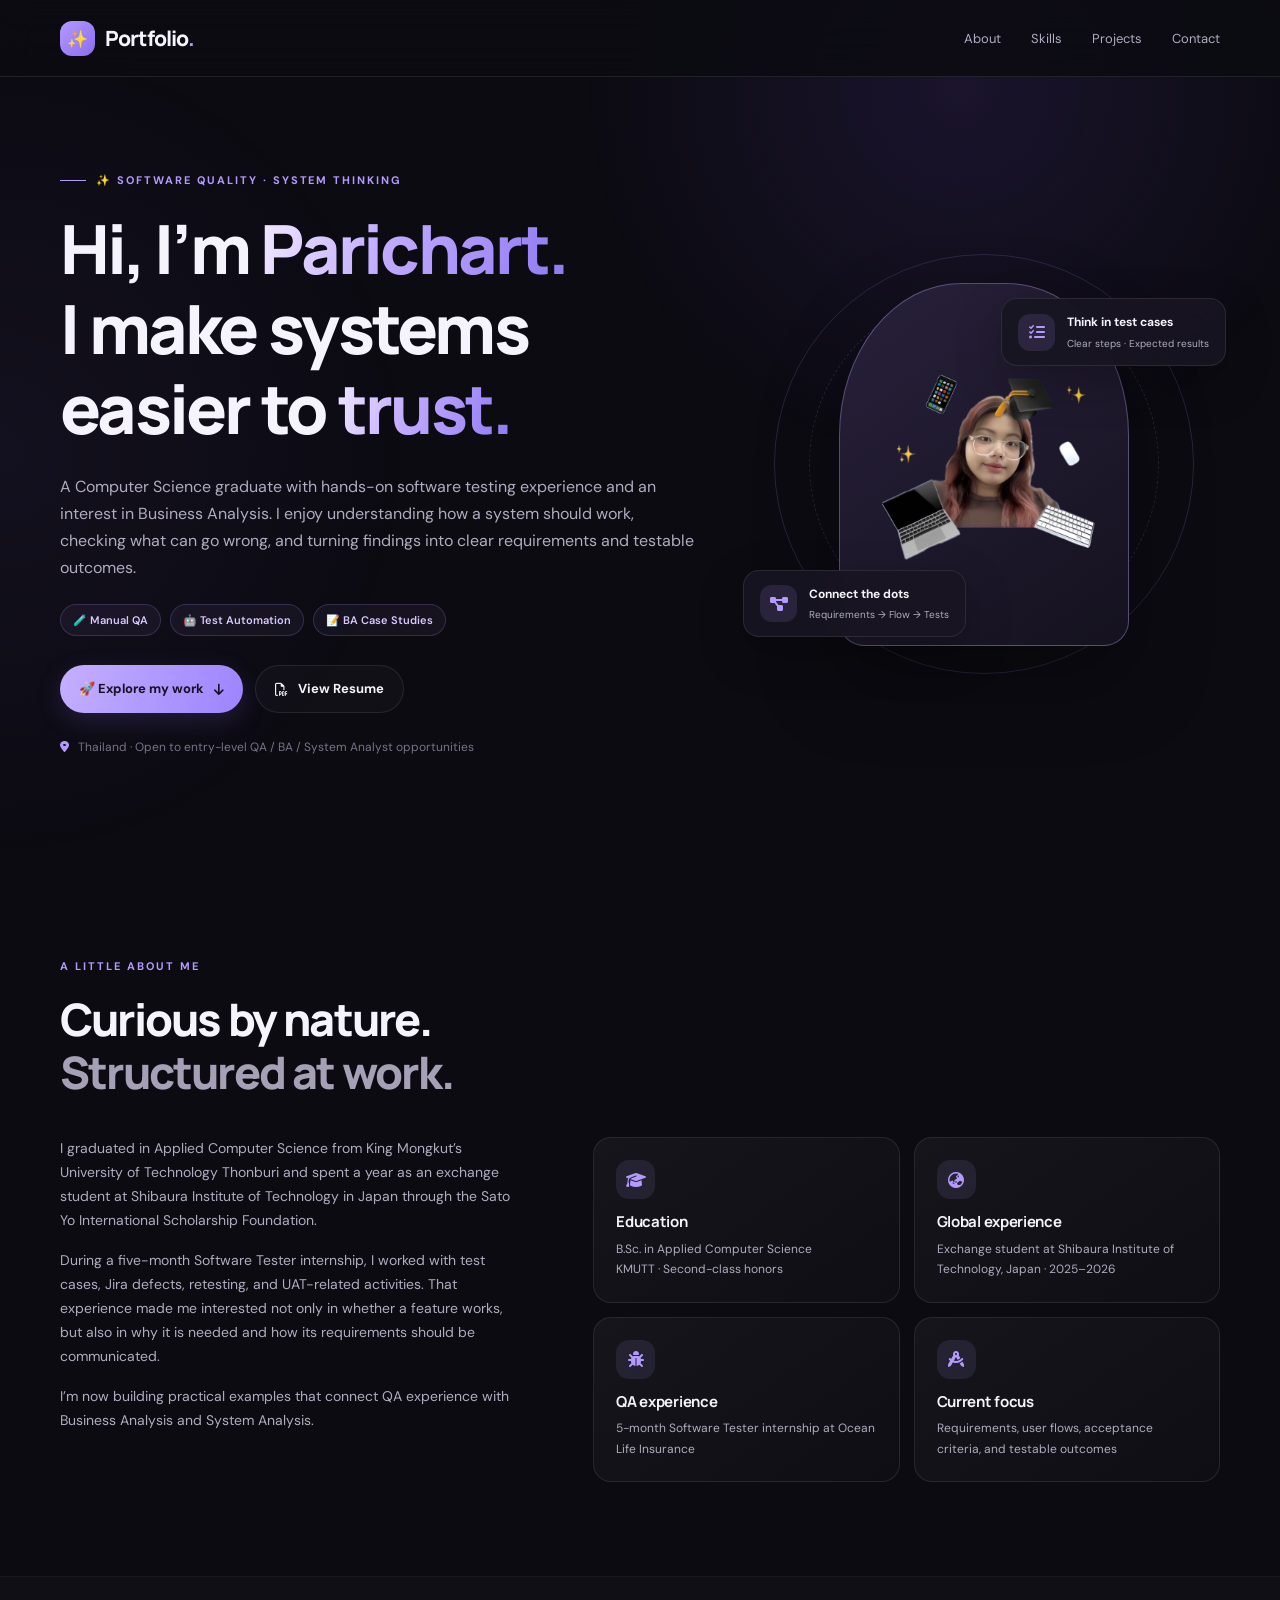
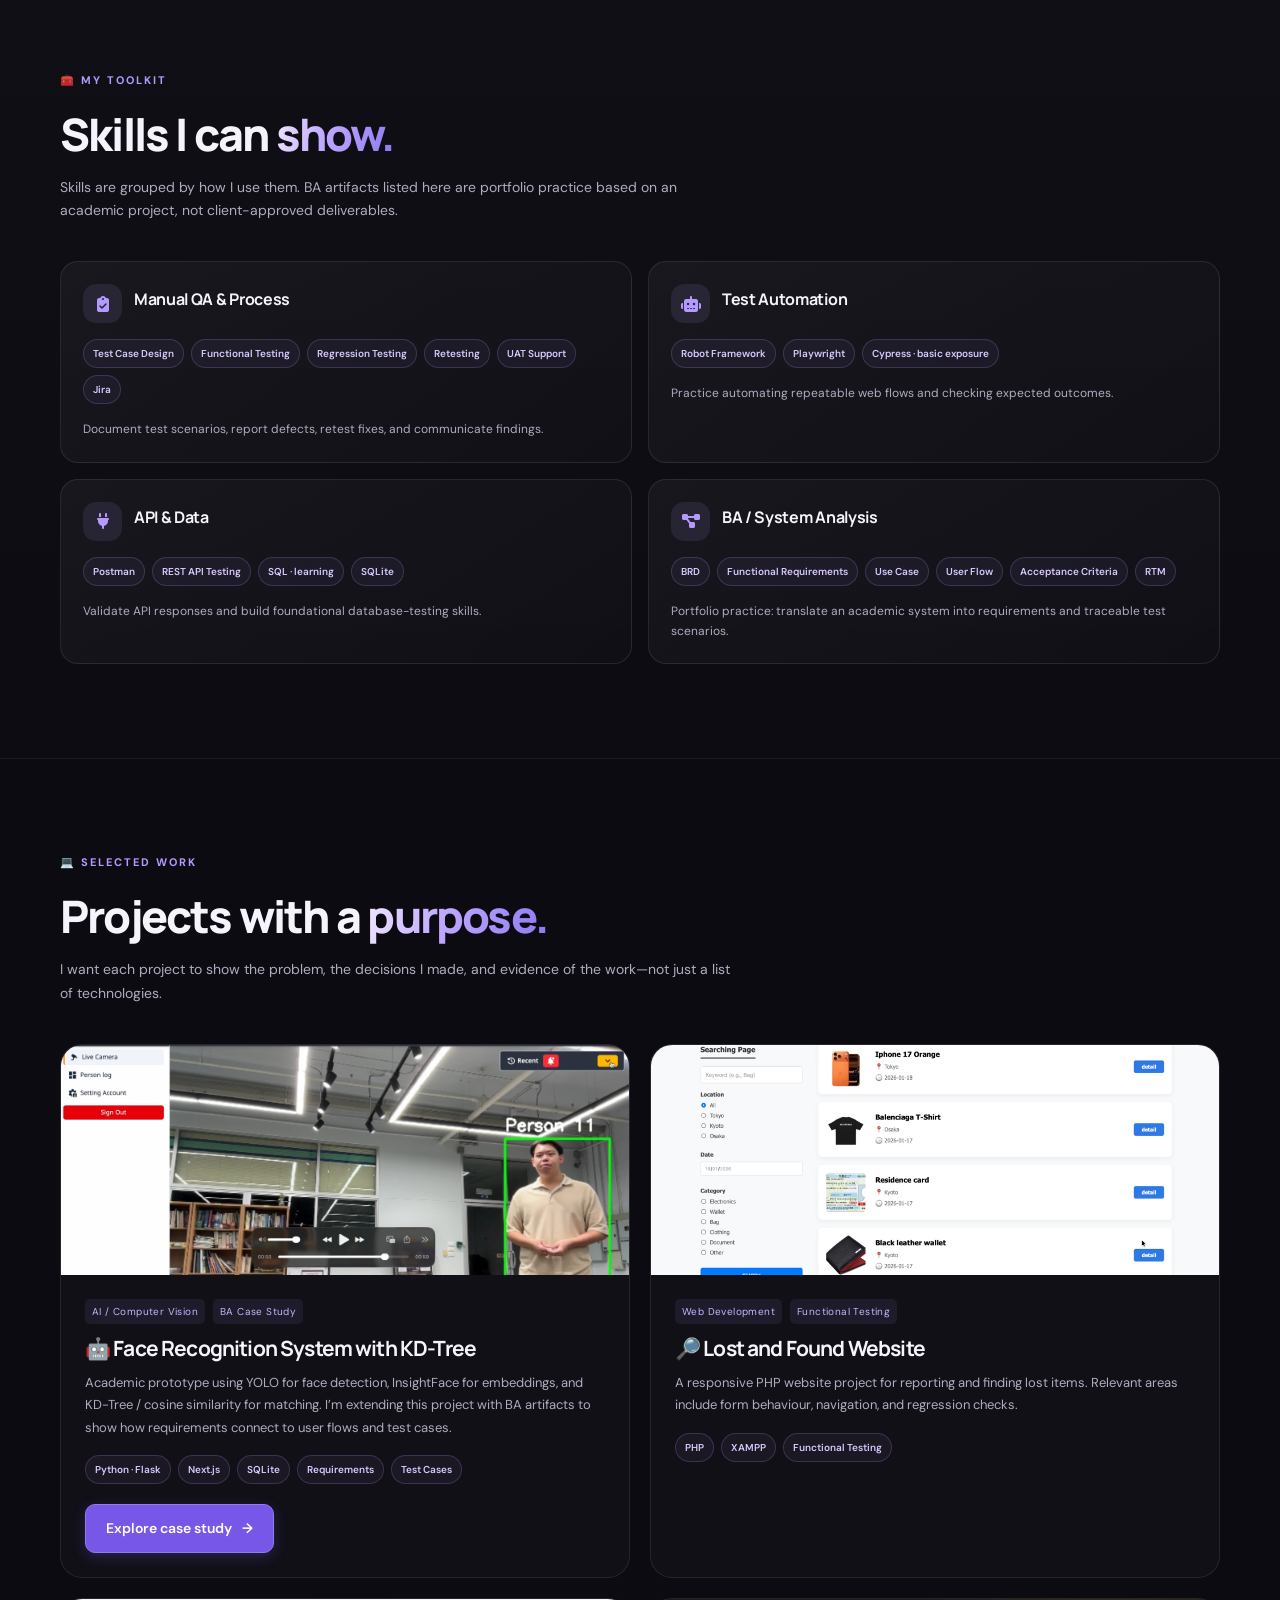
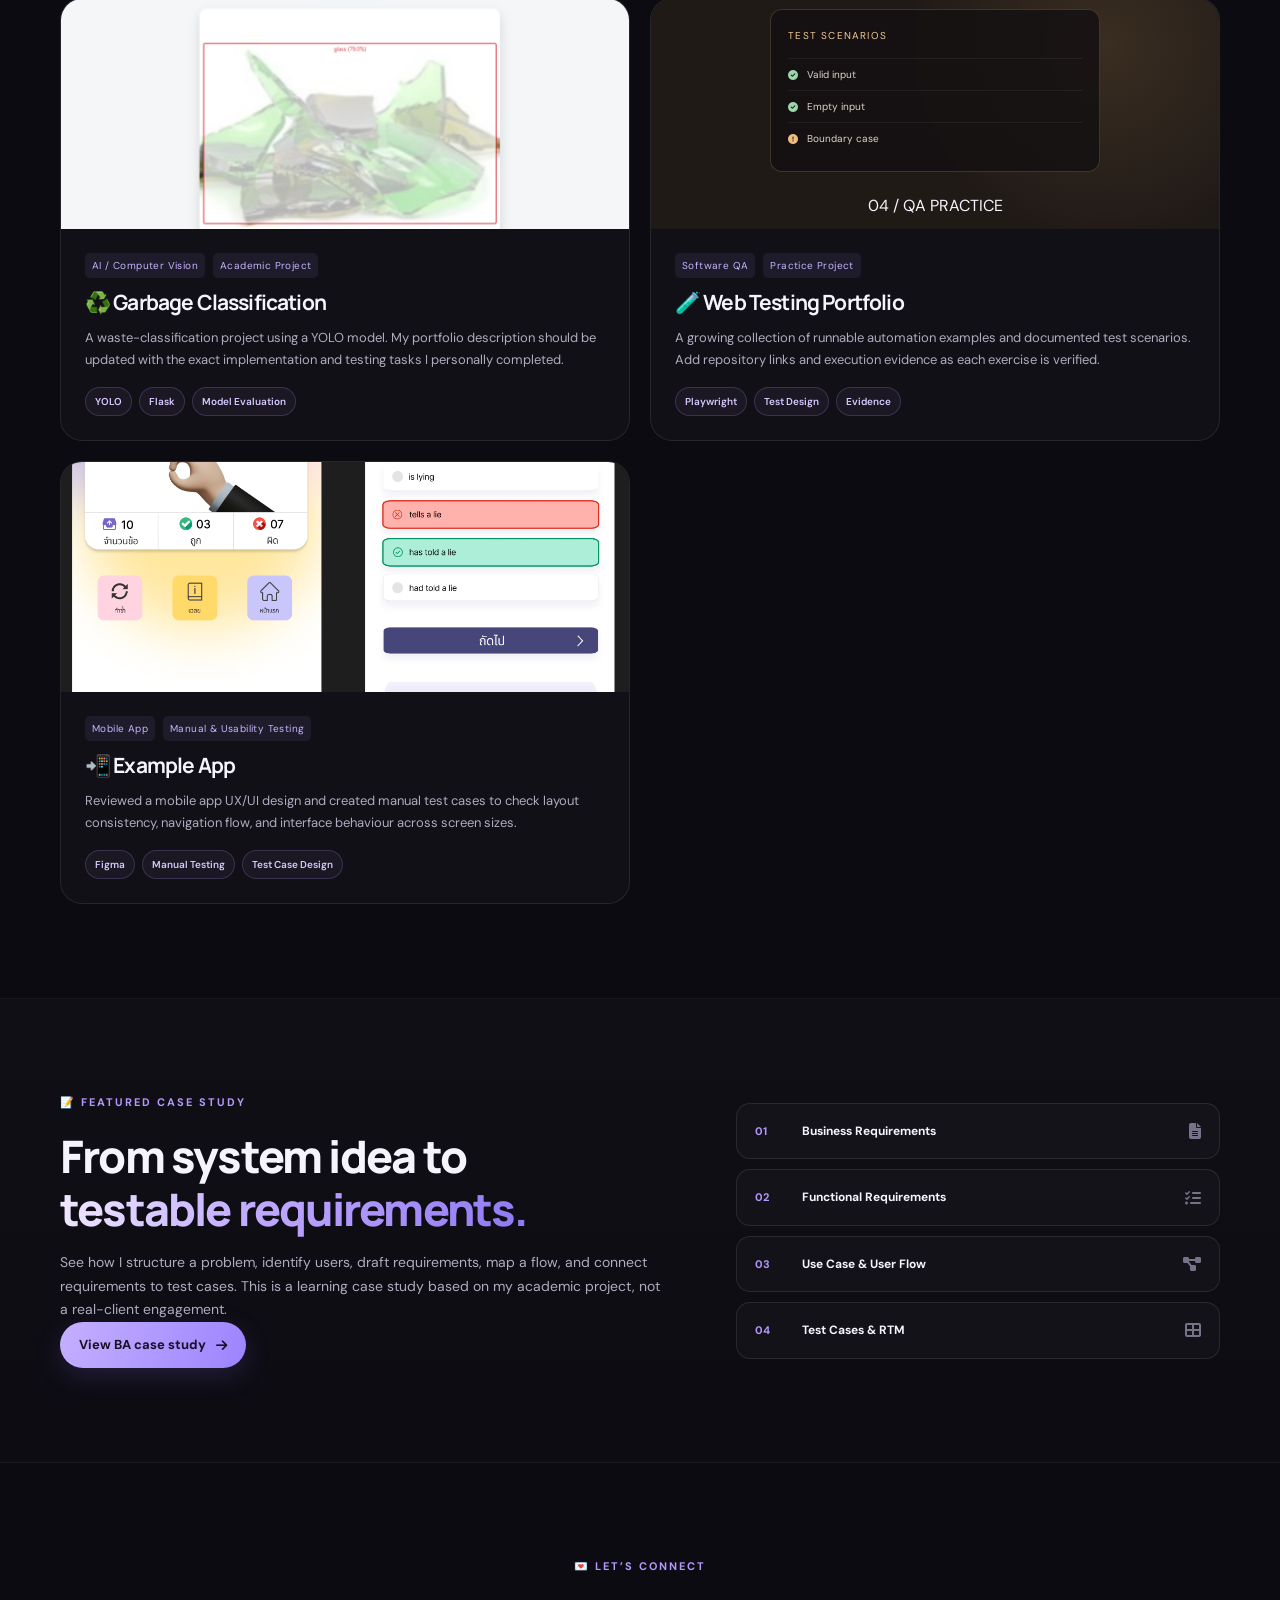
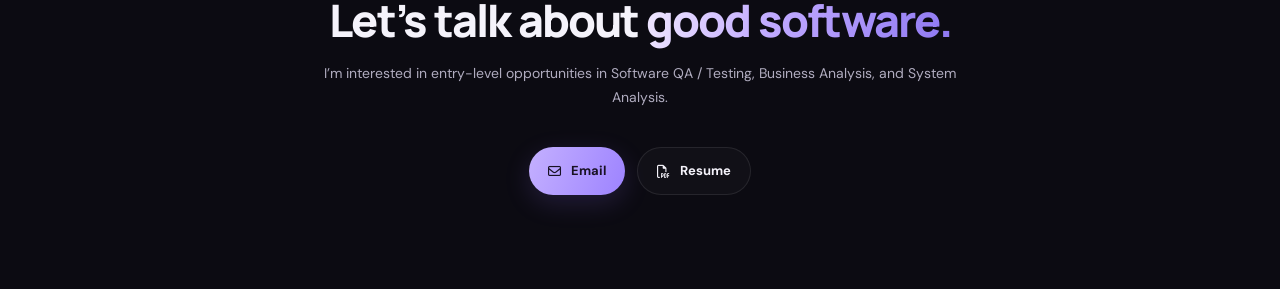
<file: index.html>
<!DOCTYPE html>
<html lang="en">
  <head>
    <meta charset="UTF-8" />
    <meta name="viewport" content="width=device-width, initial-scale=1" />
    <meta
      name="description"
      content="Parichart Saeyhoong — Software QA, test automation, and Business Analysis case studies."
    />
    <title>Parichart Saeyhoong | Portfolio</title>
    <link rel="preconnect" href="https://fonts.googleapis.com" />
    <link rel="preconnect" href="https://fonts.gstatic.com" crossorigin />
    <link
      href="https://fonts.googleapis.com/css2?family=DM+Sans:wght@400;500;600;700&family=Manrope:wght@400;500;600;700;800&display=swap"
      rel="stylesheet"
    />
    <link rel="stylesheet" href="style.css" />
    <link
      rel="stylesheet"
      href="https://cdnjs.cloudflare.com/ajax/libs/font-awesome/6.5.1/css/all.min.css"
    />
  </head>
  <body>
    <header class="site-header">
      <nav class="nav wrap" aria-label="Main navigation">
        <a class="brand" href="#home" aria-label="portfolio home"
          ><span class="brand-mark">✨</span
          ><span>Portfolio<span class="brand-dot">.</span></span></a
        >
        <button
          class="menu-toggle"
          aria-label="Toggle navigation"
          aria-expanded="false"
        >
          <i class="fa-solid fa-bars"></i>
        </button>
        <ul class="nav-links">
          <li>
            <a href="#about">About</a>
          </li>
          <li><a href="#skills">Skills</a></li>
          <li><a href="#projects">Projects</a></li>
          <li><a href="#contact">Contact</a></li>
        </ul>
      </nav>
    </header>
    <main>
      <section class="hero wrap" id="home">
        <div class="hero-copy">
          <p class="eyebrow">
            <span class="eyebrow-line"></span> ✨ SOFTWARE QUALITY · SYSTEM
            THINKING
          </p>
          <h1>
            Hi, I’m <span class="gradient-text">Parichart.</span><br />
            I make systems easier to <span class="gradient-text">trust.</span>
          </h1>
          <p class="hero-lead">
            A Computer Science graduate with hands-on software testing
            experience and an interest in Business Analysis. I enjoy
            understanding how a system should work, checking what can go wrong,
            and turning findings into clear requirements and testable outcomes.
          </p>
          <div class="hero-tags">
            <span>🧪 Manual QA</span><span>🤖 Test Automation</span
            ><span>📝 BA Case Studies</span>
          </div>
          <div class="hero-actions">
            <a class="btn btn-primary" href="#projects"
              >🚀 Explore my work <i class="fa-solid fa-arrow-down"></i
            ></a>
            <a
              class="btn btn-ghost"
              href="resume.pdf"
              target="_blank"
              rel="noopener"
              ><i class="fa-regular fa-file-pdf"></i>View Resume</a
            >
          </div>
          <p class="hero-note">
            <i class="fa-solid fa-location-dot"></i> Thailand · Open to
            entry-level QA / BA / System Analyst opportunities
          </p>
        </div>
        <div class="hero-visual">
          <div class="visual-orbit orbit-one"></div>
          <div class="visual-orbit orbit-two"></div>
          <div class="profile-frame">
            <img
              src="images/photo.png"
              alt="Portrait of Parichart Saeyhoong"
              onerror="this.style.display='none';this.parentElement.classList.add('no-photo')"
            />
            <div class="fallback-initials">
              📸<small>Add your photo here</small>
            </div>
          </div>
          <div class="float-card float-card-top">
            <span class="float-icon"
              ><i class="fa-solid fa-list-check"></i></span
            ><span
              ><b>Think in test cases</b
              ><small>Clear steps · Expected results</small></span
            >
          </div>
          <div class="float-card float-card-bottom">
            <span class="float-icon"
              ><i class="fa-solid fa-diagram-project"></i></span
            ><span
              ><b>Connect the dots</b
              ><small>Requirements → Flow → Tests</small></span
            >
          </div>
        </div>
      </section>

      <section class="section wrap" id="about">
        <div class="section-heading">
          <p class="eyebrow">A LITTLE ABOUT ME</p>
          <h2>
            Curious by nature.<br /><span class="muted-heading"
              >Structured at work.</span
            >
          </h2>
        </div>
        <div class="about-layout">
          <div class="about-copy">
            <p>
              I graduated in Applied Computer Science from King Mongkut’s
              University of Technology Thonburi and spent a year as an exchange
              student at Shibaura Institute of Technology in Japan through the
              Sato Yo International Scholarship Foundation.
            </p>
            <p>
              During a five-month Software Tester internship, I worked with test
              cases, Jira defects, retesting, and UAT-related activities. That
              experience made me interested not only in whether a feature works,
              but also in why it is needed and how its requirements should be
              communicated.
            </p>
            <p>
              I’m now building practical examples that connect QA experience
              with Business Analysis and System Analysis.
            </p>
          </div>
          <div class="fact-grid">
            <article class="fact-card">
              <span class="fact-icon"
                ><i class="fa-solid fa-graduation-cap"></i
              ></span>
              <h3>Education</h3>
              <p>
                B.Sc. in Applied Computer Science<br />KMUTT · Second-class
                honors
              </p>
            </article>
            <article class="fact-card">
              <span class="fact-icon"
                ><i class="fa-solid fa-globe-asia"></i
              ></span>
              <h3>Global experience</h3>
              <p>
                Exchange student at Shibaura Institute of Technology, Japan ·
                2025–2026
              </p>
            </article>
            <article class="fact-card">
              <span class="fact-icon"><i class="fa-solid fa-bug"></i></span>
              <h3>QA experience</h3>
              <p>5-month Software Tester internship at Ocean Life Insurance</p>
            </article>
            <article class="fact-card">
              <span class="fact-icon"
                ><i class="fa-solid fa-compass-drafting"></i
              ></span>
              <h3>Current focus</h3>
              <p>
                Requirements, user flows, acceptance criteria, and testable
                outcomes
              </p>
            </article>
          </div>
        </div>
      </section>

      <section class="section section-tinted" id="skills">
        <div class="wrap">
          <div class="section-heading">
            <p class="eyebrow">🧰 MY TOOLKIT</p>
            <h2>Skills I can <span class="gradient-text">show.</span></h2>
            <p class="section-intro">
              Skills are grouped by how I use them. BA artifacts listed here are
              portfolio practice based on an academic project, not
              client-approved deliverables.
            </p>
          </div>
          <div class="skills-grid">
            <article class="skill-card">
              <div class="skill-head">
                <span class="skill-icon"
                  ><i class="fa-solid fa-clipboard-check"></i
                ></span>
                <h3>Manual QA & Process</h3>
              </div>
              <div class="chip-list">
                <span>Test Case Design</span><span>Functional Testing</span
                ><span>Regression Testing</span><span>Retesting</span
                ><span>UAT Support</span><span>Jira</span>
              </div>
              <p>
                Document test scenarios, report defects, retest fixes, and
                communicate findings.
              </p>
            </article>
            <article class="skill-card">
              <div class="skill-head">
                <span class="skill-icon"
                  ><i class="fa-solid fa-robot"></i
                ></span>
                <h3>Test Automation</h3>
              </div>
              <div class="chip-list">
                <span>Robot Framework</span><span>Playwright</span
                ><span>Cypress · basic exposure</span>
              </div>
              <p>
                Practice automating repeatable web flows and checking expected
                outcomes.
              </p>
            </article>
            <article class="skill-card">
              <div class="skill-head">
                <span class="skill-icon"><i class="fa-solid fa-plug"></i></span>
                <h3>API & Data</h3>
              </div>
              <div class="chip-list">
                <span>Postman</span><span>REST API Testing</span
                ><span>SQL · learning</span><span>SQLite</span>
              </div>
              <p>
                Validate API responses and build foundational database-testing
                skills.
              </p>
            </article>
            <article class="skill-card">
              <div class="skill-head">
                <span class="skill-icon"
                  ><i class="fa-solid fa-diagram-project"></i
                ></span>
                <h3>BA / System Analysis</h3>
              </div>
              <div class="chip-list">
                <span>BRD</span><span>Functional Requirements</span
                ><span>Use Case</span><span>User Flow</span
                ><span>Acceptance Criteria</span><span>RTM</span>
              </div>
              <p>
                Portfolio practice: translate an academic system into
                requirements and traceable test scenarios.
              </p>
            </article>
          </div>
        </div>
      </section>

      <section class="section wrap" id="projects">
        <div class="section-heading">
          <p class="eyebrow">💻 SELECTED WORK</p>
          <h2>Projects with a <span class="gradient-text">purpose.</span></h2>
          <p class="section-intro">
            I want each project to show the problem, the decisions I made, and
            evidence of the work—not just a list of technologies.
          </p>
        </div>
        <div class="projects-grid">
          <article class="project-card featured-project" id="ba-case">
            <div class="project-art my-photo">
              <img src="./images/project2.png" alt="project_photo">
            </div>
            <div class="project-content">
              <div class="project-meta">
                <span>AI / Computer Vision</span><span>BA Case Study</span>
              </div>
              <h3>🤖 Face Recognition System with KD-Tree</h3>
              <p>
                Academic prototype using YOLO for face detection, InsightFace
                for embeddings, and KD-Tree / cosine similarity for matching.
                I’m extending this project with BA artifacts to show how
                requirements connect to user flows and test cases.
              </p>
              <div class="chip-list">
                <span>Python · Flask</span><span>Next.js</span
                ><span>SQLite</span><span>Requirements</span
                ><span>Test Cases</span>
              </div>
              <a href="ba-case-study.html" class="case-study-btn">
                Explore case study
                <span aria-hidden="true">→</span>
              </a>
            </div>
          </article>
          <article class="project-card">
            <div class="project-art my-photo">
              <img src="./images/project3.png" alt="project_photo">
            </div>
            <div class="project-content">
              <div class="project-meta">
                <span>Web Development</span><span>Functional Testing</span>
              </div>
              <h3>🔎 Lost and Found Website</h3>
              <p>
                A responsive PHP website project for reporting and finding lost
                items. Relevant areas include form behaviour, navigation, and
                regression checks.
              </p>
              <div class="chip-list">
                <span>PHP</span><span>XAMPP</span
                ><span>Functional Testing</span>
              </div>
            </div>
          </article>
          <article class="project-card">
            <div class="project-art my-photo">
              <img src="./images/project4.png" alt="project_photo">
            </div>
            <div class="project-content">
              <div class="project-meta">
                <span>AI / Computer Vision</span><span>Academic Project</span>
              </div>
              <h3>♻️ Garbage Classification</h3>
              <p>
                A waste-classification project using a YOLO model. My portfolio
                description should be updated with the exact implementation and
                testing tasks I personally completed.
              </p>
              <div class="chip-list">
                <span>YOLO</span><span>Flask</span><span>Model Evaluation</span>
              </div>
            </div>
          </article>
          <article class="project-card">
            <div class="project-art art-testing">
              <div class="test-sheet">
                <div class="test-sheet-title">TEST SCENARIOS</div>
                <div>
                  <i class="fa-solid fa-circle-check"></i
                  ><span>Valid input</span>
                </div>
                <div>
                  <i class="fa-solid fa-circle-check"></i
                  ><span>Empty input</span>
                </div>
                <div>
                  <i class="fa-solid fa-circle-exclamation"></i
                  ><span>Boundary case</span>
                </div>
              </div>
              <span class="art-label">04 / QA PRACTICE</span>
            </div>
            <div class="project-content">
              <div class="project-meta">
                <span>Software QA</span><span>Practice Project</span>
              </div>
              <h3>🧪 Web Testing Portfolio</h3>
              <p>
                A growing collection of runnable automation examples and
                documented test scenarios. Add repository links and execution
                evidence as each exercise is verified.
              </p>
              <div class="chip-list">
                <span>Playwright</span><span>Test Design</span
                ><span>Evidence</span>
              </div>
            </div>
          </article>
          <article class="project-card">
            <div class="project-art my-photo">
              <img src="./images/project1.png" alt="project_photo">
            </div>
            <div class="project-content">
              <div class="project-meta">
                <span>Mobile App</span><span>Manual & Usability Testing</span>
              </div>
              <h3>📲 Example App</h3>
              <p>
                Reviewed a mobile app UX/UI design and created manual test cases
                to check layout consistency, navigation flow, and interface
                behaviour across screen sizes.
              </p>
              <div class="chip-list">
                <span>Figma</span><span>Manual Testing</span
                ><span>Test Case Design</span>
              </div>
            </div>
          </article>
        </div>
      </section>

      <section class="section section-tinted">
        <div class="wrap ba-promo">
          <div>
            <p class="eyebrow">📝 FEATURED CASE STUDY</p>
            <h2>
              From system idea to<br /><span class="gradient-text"
                >testable requirements.</span
              >
            </h2>
            <p class="section-intro">
              See how I structure a problem, identify users, draft requirements,
              map a flow, and connect requirements to test cases. This is a
              learning case study based on my academic project, not a
              real-client engagement.
            </p>
            <a class="btn btn-primary" href="ba-case-study.html"
              >View BA case study <i class="fa-solid fa-arrow-right"></i
            ></a>
          </div>
          <div class="deliverable-stack">
            <div>
              <span>01</span><b>Business Requirements</b
              ><i class="fa-solid fa-file-lines"></i>
            </div>
            <div>
              <span>02</span><b>Functional Requirements</b
              ><i class="fa-solid fa-list-check"></i>
            </div>
            <div>
              <span>03</span><b>Use Case & User Flow</b
              ><i class="fa-solid fa-diagram-project"></i>
            </div>
            <div>
              <span>04</span><b>Test Cases & RTM</b
              ><i class="fa-solid fa-table-cells-large"></i>
            </div>
          </div>
        </div>
      </section>

      <section class="section wrap contact-section" id="contact">
        <div class="section-heading">
          <p class="eyebrow">💌 LET’S CONNECT</p>
          <h2>
            Let’s talk about <span class="gradient-text">good software.</span>
          </h2>
          <p class="section-intro">
            I’m interested in entry-level opportunities in Software QA /
            Testing, Business Analysis, and System Analysis.
          </p>
        </div>
        <div class="contact-actions">
          <a class="btn btn-primary" href="mailto:parichartsa24@gmail.com"
            ><i class="fa-regular fa-envelope"></i> Email</a>
          <a
            class="btn btn-ghost"
            href="resume.pdf"
            target="_blank"
            rel="noopener"
            ><i class="fa-regular fa-file-pdf"></i> Resume</a
          >
        </div>
      </section>
    </main>
    <script>
      const toggle = document.querySelector(".menu-toggle");
      const links = document.querySelector(".nav-links");
      toggle.addEventListener("click", () => {
        const open = links.classList.toggle("is-open");
        toggle.setAttribute("aria-expanded", String(open));
      });
      links.querySelectorAll("a").forEach((link) =>
        link.addEventListener("click", () => {
          links.classList.remove("is-open");
          toggle.setAttribute("aria-expanded", "false");
        })
      );
    </script>
  </body>
</html>
</file>
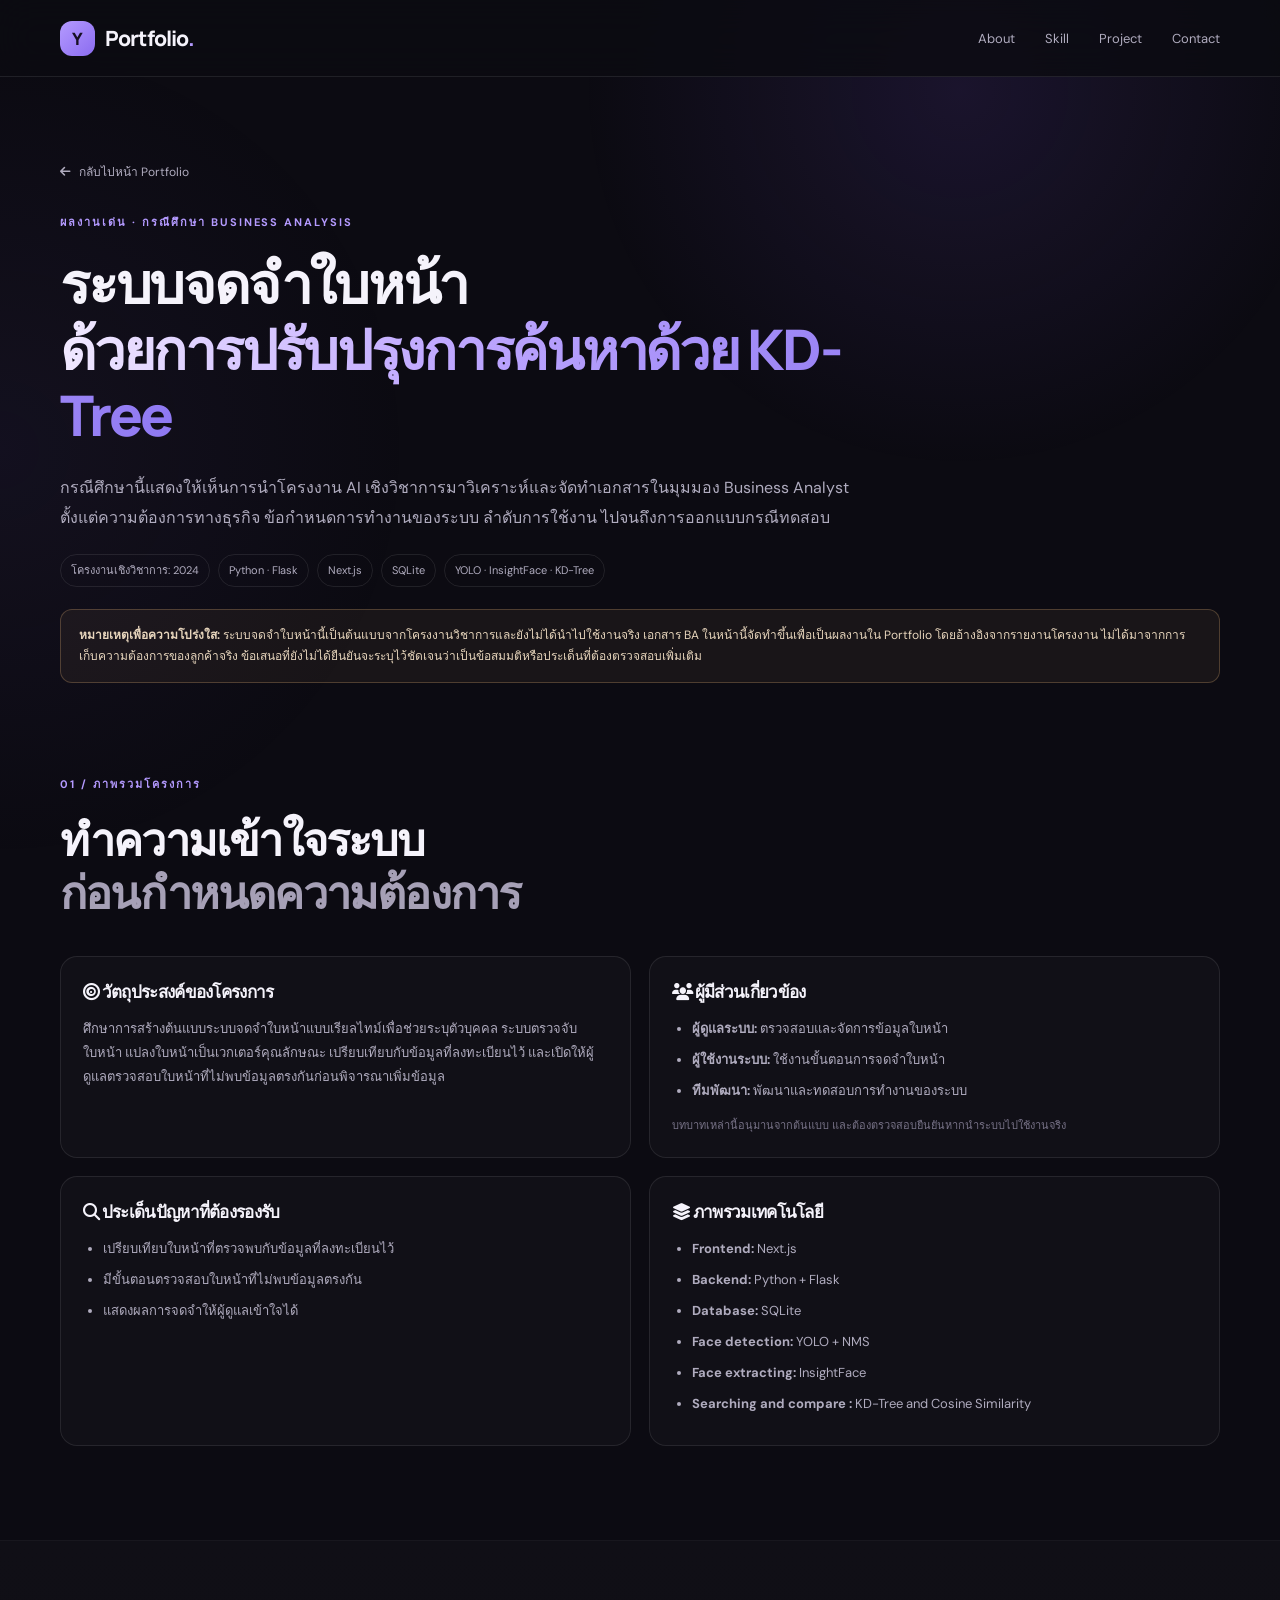
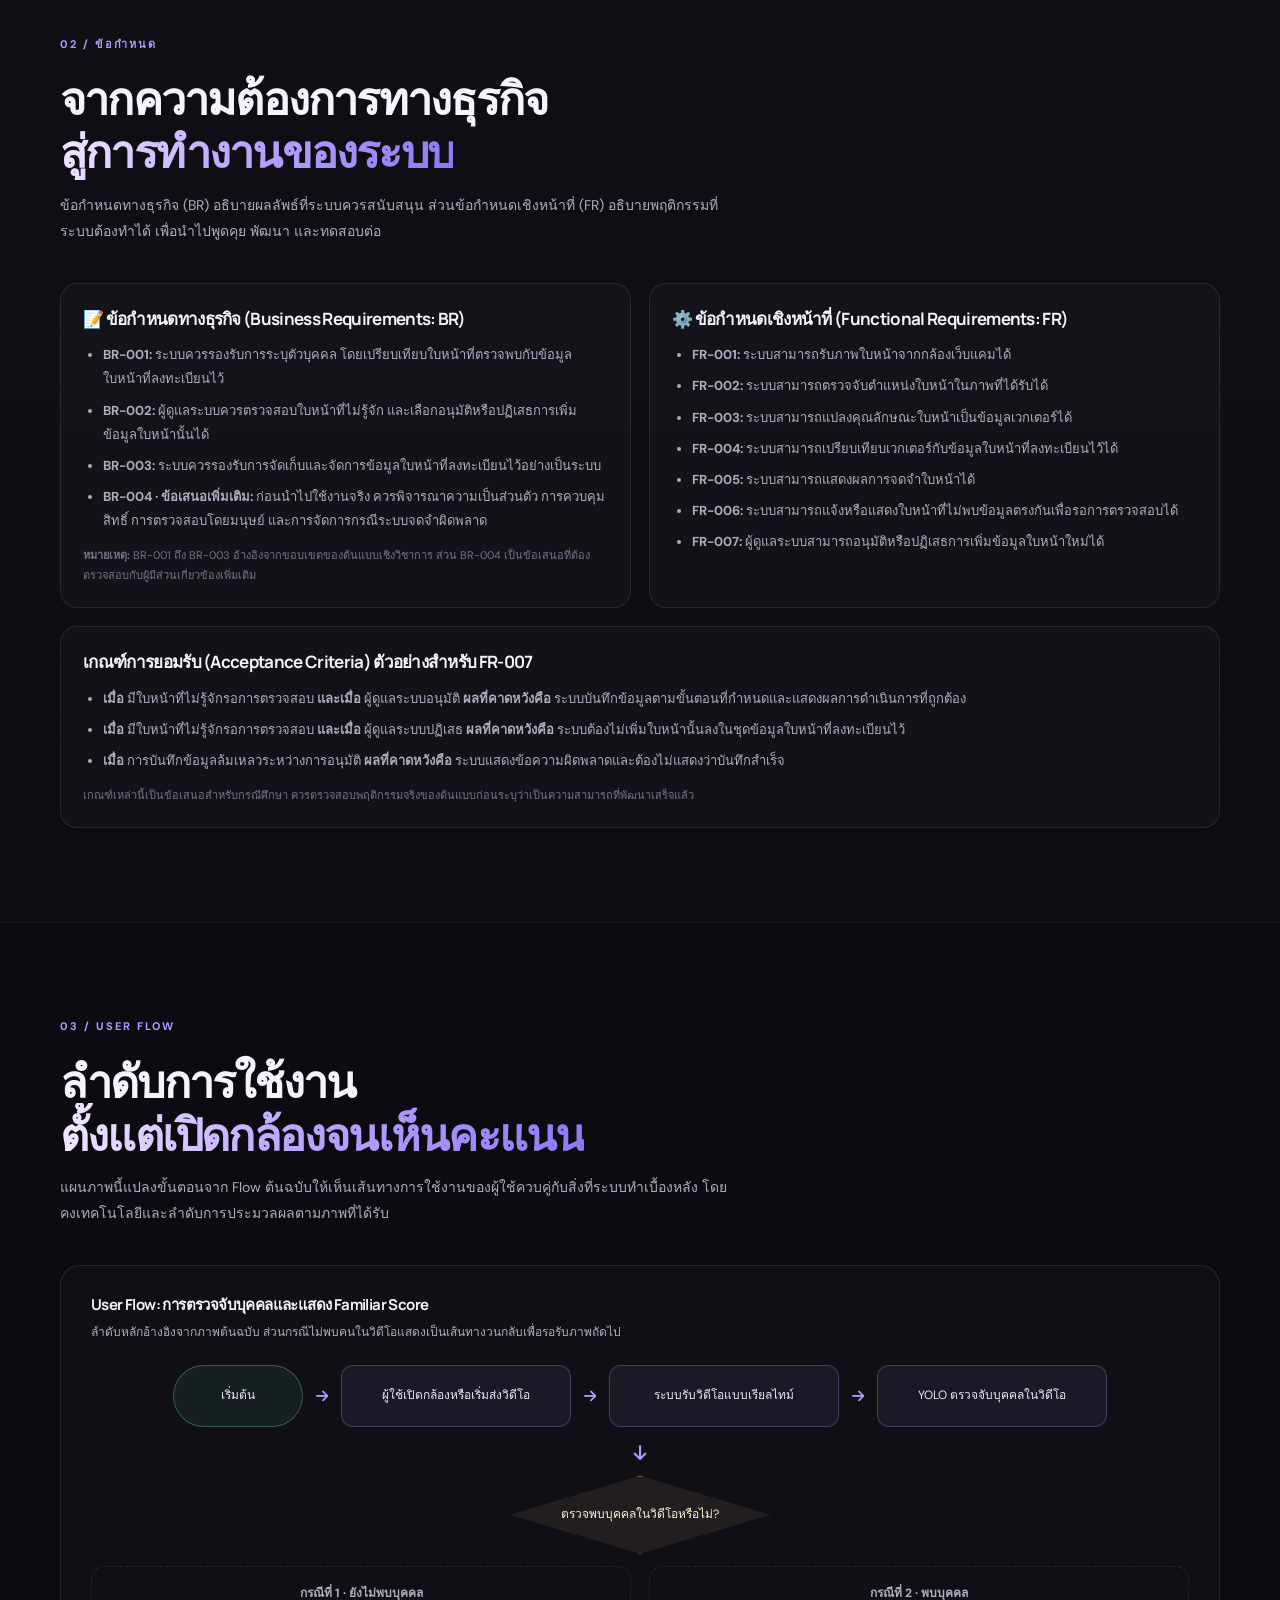
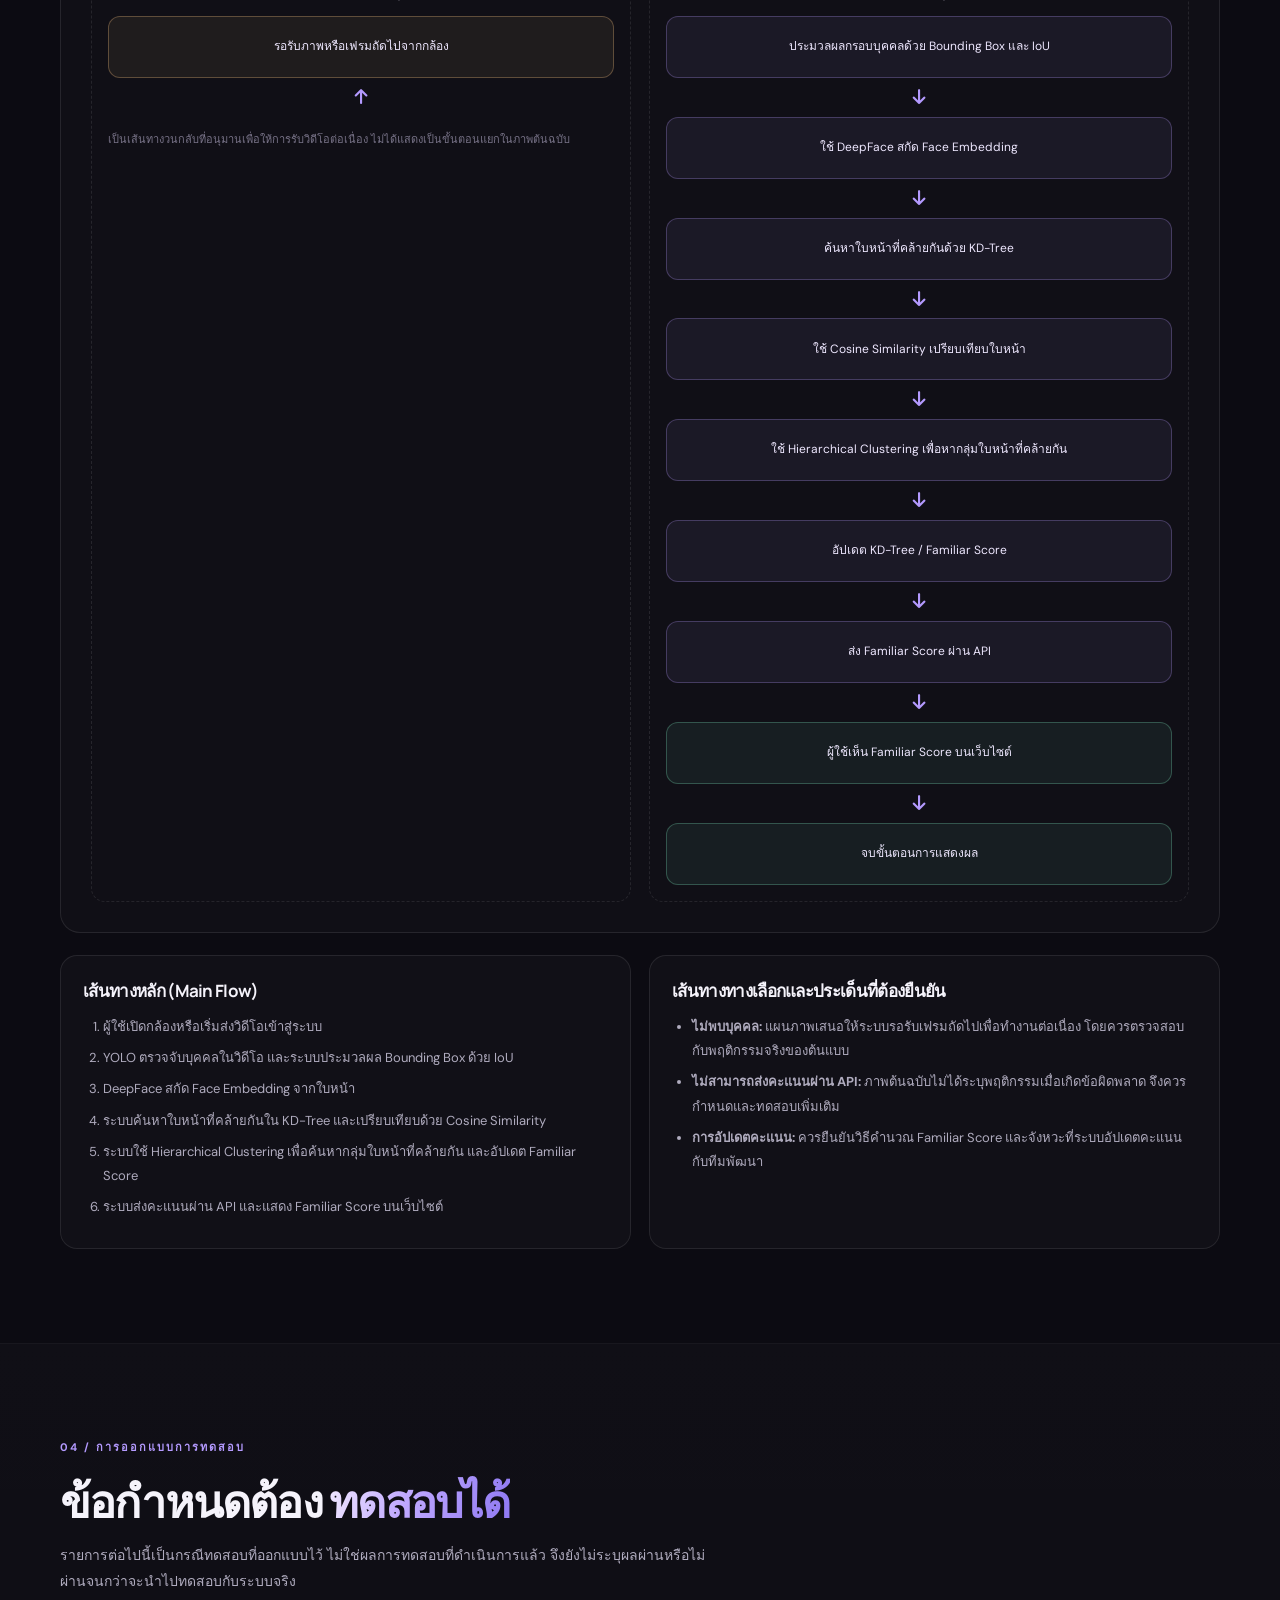
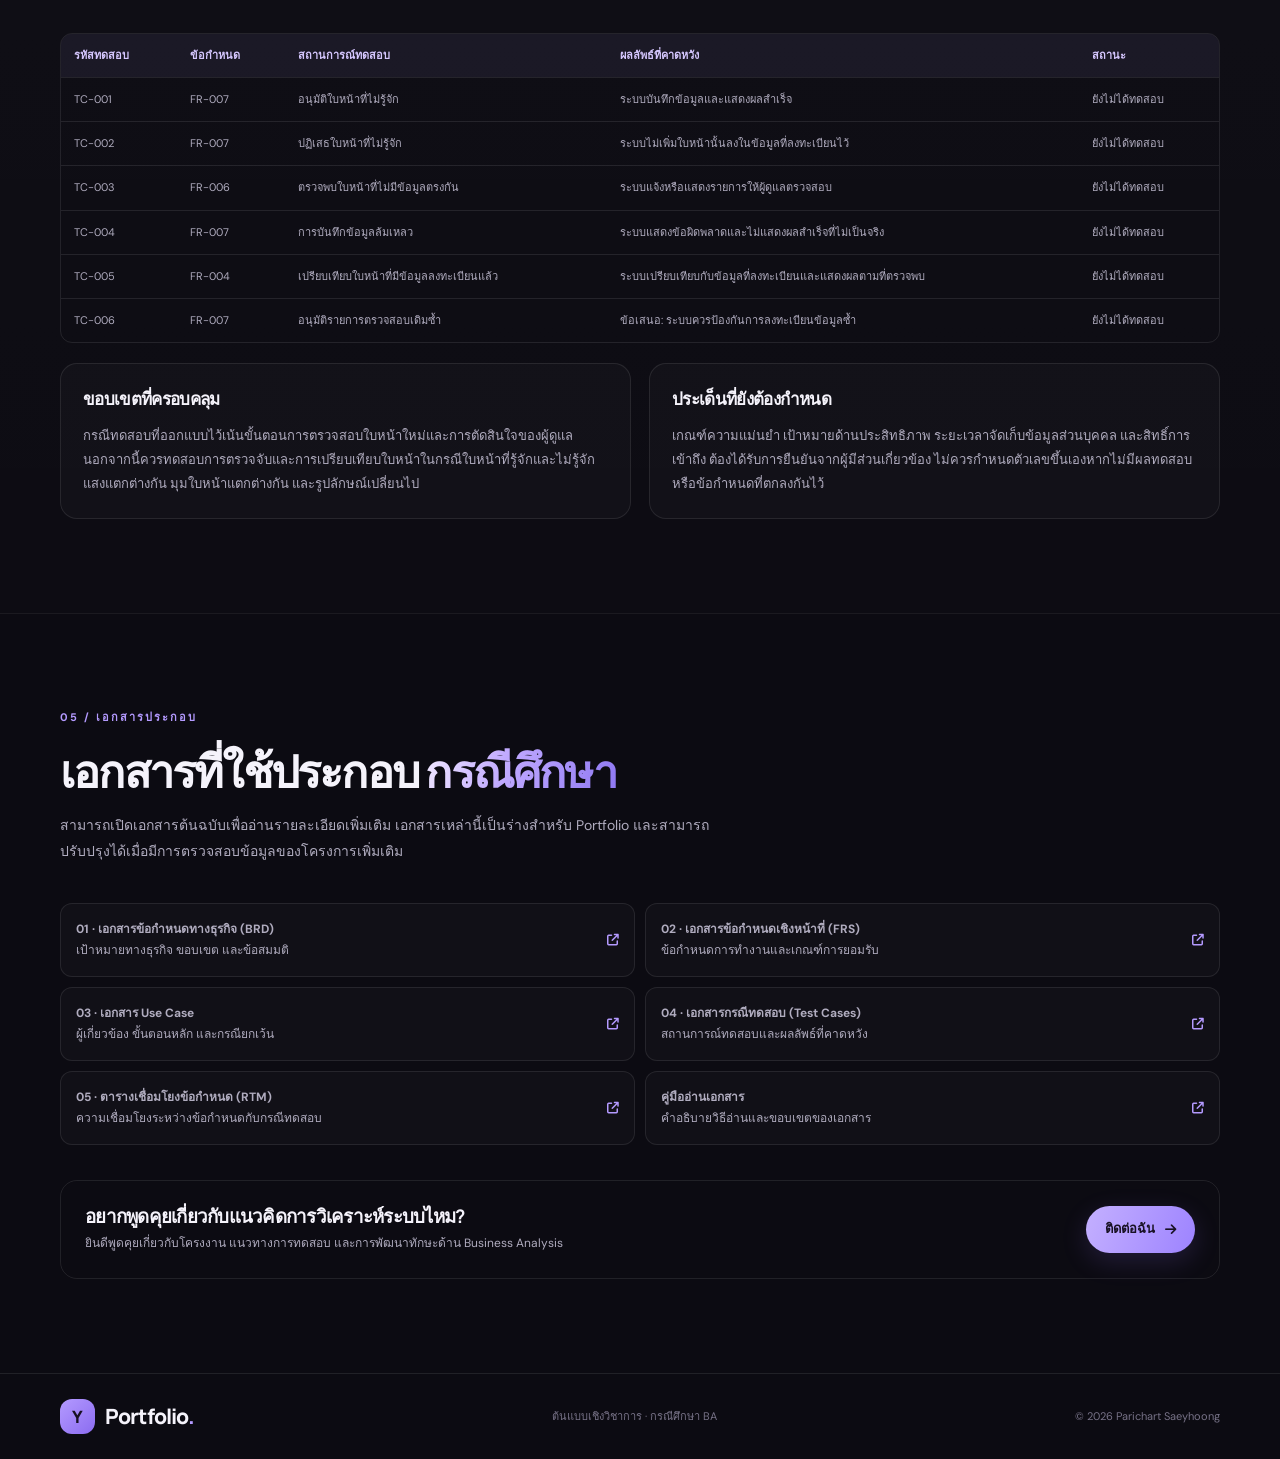
<file: ba-case-study.html>
<!DOCTYPE html>
<html lang="th">
  <head>
    <meta charset="UTF-8" />
    <meta name="viewport" content="width=device-width, initial-scale=1" />
    <meta
      name="description"
      content="กรณีศึกษาด้าน Business Analysis จากโครงงานระบบจดจำใบหน้าด้วย KD-Tree ของ Parichart Yee Saeyhoong"
    />
    <title>กรณีศึกษา BA: ระบบจดจำใบหน้าด้วย KD-Tree | Yee</title>
    <link rel="preconnect" href="https://fonts.googleapis.com" />
    <link rel="preconnect" href="https://fonts.gstatic.com" crossorigin />
    <link
      href="https://fonts.googleapis.com/css2?family=DM+Sans:wght@400;500;600;700&family=Manrope:wght@400;500;600;700;800&display=swap"
      rel="stylesheet"
    />
    <link rel="stylesheet" href="style.css" />
    <link
      rel="stylesheet"
      href="https://cdnjs.cloudflare.com/ajax/libs/font-awesome/6.5.1/css/all.min.css"
    />
    <style>
      html {
        scroll-behavior: smooth;
      }
      body {
        line-height: 1.75;
      }
      .case-hero .hero-lead,
      .section-intro {
        line-height: 1.85;
      }
      .case-card h3 {
        line-height: 1.5;
      }
      .case-card p,
      .case-card li {
        line-height: 1.85;
      }
      .flowchart-wrap {
        margin-top: 24px;
        padding: clamp(16px, 3vw, 30px);
        border: 1px solid var(--line);
        border-radius: 20px;
        background: rgba(255, 255, 255, 0.018);
      }
      .flowchart-title {
        margin: 0 0 8px;
        font-size: 15px;
      }
      .flowchart-caption {
        color: var(--muted);
        font-size: 12px;
        margin: 0 0 22px;
      }
      .flow-row {
        display: flex;
        align-items: stretch;
        justify-content: center;
        gap: 10px;
        margin: 12px 0;
      }
      .flow-node {
        display: flex;
        align-items: center;
        justify-content: center;
        text-align: center;
        min-height: 62px;
        padding: 13px 15px;
        flex: 1 1 0;
        max-width: 230px;
        border: 1px solid rgba(180, 154, 255, 0.27);
        border-radius: 12px;
        background: rgba(180, 154, 255, 0.075);
        color: #eee8ff;
        font-size: 12px;
        line-height: 1.65;
      }
      .flow-node.start {
        max-width: 130px;
        min-height: 46px;
        border-radius: 999px;
        background: rgba(117, 211, 177, 0.08);
        border-color: rgba(117, 211, 177, 0.32);
      }
      .flow-node.process {
        background: rgba(180, 154, 255, 0.07);
      }
      .flow-node.success {
        background: rgba(117, 211, 177, 0.08);
        border-color: rgba(117, 211, 177, 0.3);
      }
      .flow-node.warning {
        background: rgba(240, 189, 126, 0.07);
        border-color: rgba(240, 189, 126, 0.3);
      }
      .flow-connector {
        display: flex;
        align-items: center;
        justify-content: center;
        color: var(--accent);
        min-width: 18px;
        font-size: 14px;
      }
      .flow-down {
        text-align: center;
        color: var(--accent);
        font-size: 17px;
        line-height: 1.7;
      }
      .flow-decision {
        width: min(260px, 90%);
        min-height: 78px;
        margin: 8px auto;
        display: flex;
        align-items: center;
        justify-content: center;
        text-align: center;
        padding: 16px 25px;
        color: #fff0d8;
        font-size: 12px;
        line-height: 1.6;
        background: rgba(240, 189, 126, 0.08);
        border: 1px solid rgba(240, 189, 126, 0.38);
        clip-path: polygon(50% 0, 100% 50%, 50% 100%, 0 50%);
      }
      .flow-branches {
        display: grid;
        grid-template-columns: 1fr 1fr;
        gap: 18px;
        margin-top: 12px;
      }
      .flow-branch {
        padding: 16px;
        border: 1px dashed var(--line);
        border-radius: 14px;
        min-width: 0;
      }
      .flow-branch h4 {
        margin: 0 0 12px;
        font-size: 12px;
        color: var(--muted);
        text-align: center;
      }
      .flow-branch .flow-node {
        max-width: none;
        width: 100%;
        margin: 0 auto;
      }
      .flow-branch .flow-down {
        margin: 5px 0;
      }
      .flow-mini-branches {
        display: grid;
        grid-template-columns: 1fr 1fr;
        gap: 8px;
      }
      .flow-mini-branches .flow-node {
        font-size: 11px;
        padding: 10px;
      }
      .flow-note {
        margin-top: 18px;
        color: var(--soft);
        font-size: 11px;
      }
      .section-kicker {
        color: var(--accent);
      }
      .case-card .small-note {
        font-size: 11px;
        color: var(--soft);
        margin-top: 12px;
      }
      .doc-link b {
        line-height: 1.7;
      }
      @media (max-width: 700px) {
        .flow-row {
          flex-direction: column;
          align-items: center;
        }
        .flow-node,
        .flow-node.start {
          width: 100%;
          max-width: 100%;
          min-height: 54px;
        }
        .flow-connector {
          transform: rotate(90deg);
          min-height: 18px;
        }
        .flow-branches {
          grid-template-columns: 1fr;
        }
        .flow-mini-branches {
          grid-template-columns: 1fr 1fr;
        }
        .flow-decision {
          min-height: 75px;
        }
      }
    </style>
  </head>
  <body>
    <header class="site-header">
      <nav class="nav wrap" aria-label="เมนูหลัก">
        <a class="brand" href="index.html" aria-label="กลับสู่ Portfolio"
          ><span class="brand-mark">Y</span
          ><span>Portfolio<span class="brand-dot">.</span></span></a
        >
        <button
          class="menu-toggle"
          aria-label="เปิดหรือปิดเมนู"
          aria-expanded="false"
        >
          <i class="fa-solid fa-bars"></i>
        </button>
        <ul class="nav-links">
          <li><a href="index.html#about">About</a></li>
          <li><a href="index.html#skills">Skill</a></li>
          <li><a href="index.html#projects">Project</a></li>
          <li><a href="index.html#contact">Contact</a></li>
        </ul>
      </nav>
    </header>
    <main>
      <section class="case-hero wrap">
        <a class="back-link" href="index.html#projects"
          ><i class="fa-solid fa-arrow-left"></i> กลับไปหน้า Portfolio</a
        >
        <p class="eyebrow">ผลงานเด่น · กรณีศึกษา BUSINESS ANALYSIS</p>
        <h1>
          ระบบจดจำใบหน้า<br /><span class="gradient-text"
            >ด้วยการปรับปรุงการค้นหาด้วย KD-Tree</span
          >
        </h1>
        <p class="hero-lead">
          กรณีศึกษานี้แสดงให้เห็นการนำโครงงาน AI
          เชิงวิชาการมาวิเคราะห์และจัดทำเอกสารในมุมมอง Business Analyst
          ตั้งแต่ความต้องการทางธุรกิจ ข้อกำหนดการทำงานของระบบ ลำดับการใช้งาน
          ไปจนถึงการออกแบบกรณีทดสอบ
        </p>
        <div class="case-tags">
          <span>โครงงานเชิงวิชาการ: 2024</span><span>Python · Flask</span
          ><span>Next.js</span><span>SQLite</span
          ><span>YOLO · InsightFace · KD-Tree</span>
        </div>
        <div class="notice">
          <b>หมายเหตุเพื่อความโปร่งใส:</b>
          ระบบจดจำใบหน้านี้เป็นต้นแบบจากโครงงานวิชาการและยังไม่ได้นำไปใช้งานจริง
          เอกสาร BA ในหน้านี้จัดทำขึ้นเพื่อเป็นผลงานใน Portfolio
          โดยอ้างอิงจากรายงานโครงงาน ไม่ได้มาจากการเก็บความต้องการของลูกค้าจริง
          ข้อเสนอที่ยังไม่ได้ยืนยันจะระบุไว้ชัดเจนว่าเป็นข้อสมมติหรือประเด็นที่ต้องตรวจสอบเพิ่มเติม
        </div>
      </section>

      <section class="section wrap" style="padding-top: 15px">
        <div class="section-heading">
          <p class="eyebrow">01 / ภาพรวมโครงการ</p>
          <h2>
            ทำความเข้าใจระบบ<br /><span class="muted-heading"
              >ก่อนกำหนดความต้องการ</span
            >
          </h2>
        </div>
        <div class="case-grid">
          <article class="case-card">
            <h3><i class="fa-solid fa-bullseye"></i> วัตถุประสงค์ของโครงการ</h3>
            <p>
              ศึกษาการสร้างต้นแบบระบบจดจำใบหน้าแบบเรียลไทม์เพื่อช่วยระบุตัวบุคคล
              ระบบตรวจจับใบหน้า แปลงใบหน้าเป็นเวกเตอร์คุณลักษณะ
              เปรียบเทียบกับข้อมูลที่ลงทะเบียนไว้
              และเปิดให้ผู้ดูแลตรวจสอบใบหน้าที่ไม่พบข้อมูลตรงกันก่อนพิจารณาเพิ่มข้อมูล
            </p>
          </article>
          <article class="case-card">
            <h3><i class="fa-solid fa-users"></i> ผู้มีส่วนเกี่ยวข้อง</h3>
            <ul>
              <li><b>ผู้ดูแลระบบ:</b> ตรวจสอบและจัดการข้อมูลใบหน้า</li>
              <li><b>ผู้ใช้งานระบบ:</b> ใช้งานขั้นตอนการจดจำใบหน้า</li>
              <li><b>ทีมพัฒนา:</b> พัฒนาและทดสอบการทำงานของระบบ</li>
            </ul>
            <p class="small-note">
              บทบาทเหล่านี้อนุมานจากต้นแบบ
              และต้องตรวจสอบยืนยันหากนำระบบไปใช้งานจริง
            </p>
          </article>
          <article class="case-card">
            <h3>
              <i class="fa-solid fa-magnifying-glass"></i>
              ประเด็นปัญหาที่ต้องรองรับ
            </h3>
            <ul>
              <li>เปรียบเทียบใบหน้าที่ตรวจพบกับข้อมูลที่ลงทะเบียนไว้</li>
              <li>มีขั้นตอนตรวจสอบใบหน้าที่ไม่พบข้อมูลตรงกัน</li>
              <li>แสดงผลการจดจำให้ผู้ดูแลเข้าใจได้</li>
            </ul>
          </article>
          <article class="case-card">
            <h3><i class="fa-solid fa-layer-group"></i> ภาพรวมเทคโนโลยี</h3>
            <ul>
              <li><b>Frontend:</b> Next.js</li>
              <li><b>Backend:</b> Python + Flask</li>
              <li><b>Database:</b> SQLite</li>
              <li><b>Face detection:</b> YOLO + NMS</li>
              <li><b>Face extracting:</b> InsightFace</li>
              <li>
                <b>Searching and compare :</b> KD-Tree and Cosine Similarity
              </li>
            </ul>
          </article>
        </div>
      </section>

      <section class="section section-tinted">
        <div class="wrap">
          <div class="section-heading">
            <p class="eyebrow">02 / ข้อกำหนด</p>
            <h2>
              จากความต้องการทางธุรกิจ<br /><span class="gradient-text"
                >สู่การทำงานของระบบ</span
              >
            </h2>
            <p class="section-intro">
              ข้อกำหนดทางธุรกิจ (BR) อธิบายผลลัพธ์ที่ระบบควรสนับสนุน
              ส่วนข้อกำหนดเชิงหน้าที่ (FR) อธิบายพฤติกรรมที่ระบบต้องทำได้
              เพื่อนำไปพูดคุย พัฒนา และทดสอบต่อ
            </p>
          </div>
          <div class="case-grid">
            <article class="case-card">
              <h3>📝 ข้อกำหนดทางธุรกิจ (Business Requirements: BR)</h3>
              <ul>
                <li>
                  <b>BR-001:</b> ระบบควรรองรับการระบุตัวบุคคล
                  โดยเปรียบเทียบใบหน้าที่ตรวจพบกับข้อมูลใบหน้าที่ลงทะเบียนไว้
                </li>
                <li>
                  <b>BR-002:</b> ผู้ดูแลระบบควรตรวจสอบใบหน้าที่ไม่รู้จัก
                  และเลือกอนุมัติหรือปฏิเสธการเพิ่มข้อมูลใบหน้านั้นได้
                </li>
                <li>
                  <b>BR-003:</b>
                  ระบบควรรองรับการจัดเก็บและจัดการข้อมูลใบหน้าที่ลงทะเบียนไว้อย่างเป็นระบบ
                </li>
                <li>
                  <b>BR-004 · ข้อเสนอเพิ่มเติม:</b> ก่อนนำไปใช้งานจริง
                  ควรพิจารณาความเป็นส่วนตัว การควบคุมสิทธิ์ การตรวจสอบโดยมนุษย์
                  และการจัดการกรณีระบบจดจำผิดพลาด
                </li>
              </ul>
              <p class="small-note">
                <b>หมายเหตุ:</b> BR-001 ถึง BR-003
                อ้างอิงจากขอบเขตของต้นแบบเชิงวิชาการ ส่วน BR-004
                เป็นข้อเสนอที่ต้องตรวจสอบกับผู้มีส่วนเกี่ยวข้องเพิ่มเติม
              </p>
            </article>
            <article class="case-card">
              <h3>⚙️ ข้อกำหนดเชิงหน้าที่ (Functional Requirements: FR)</h3>
              <ul>
                <li><b>FR-001:</b> ระบบสามารถรับภาพใบหน้าจากกล้องเว็บแคมได้</li>
                <li>
                  <b>FR-002:</b> ระบบสามารถตรวจจับตำแหน่งใบหน้าในภาพที่ได้รับได้
                </li>
                <li>
                  <b>FR-003:</b>
                  ระบบสามารถแปลงคุณลักษณะใบหน้าเป็นข้อมูลเวกเตอร์ได้
                </li>
                <li>
                  <b>FR-004:</b>
                  ระบบสามารถเปรียบเทียบเวกเตอร์กับข้อมูลใบหน้าที่ลงทะเบียนไว้ได้
                </li>
                <li><b>FR-005:</b> ระบบสามารถแสดงผลการจดจำใบหน้าได้</li>
                <li>
                  <b>FR-006:</b>
                  ระบบสามารถแจ้งหรือแสดงใบหน้าที่ไม่พบข้อมูลตรงกันเพื่อรอการตรวจสอบได้
                </li>
                <li>
                  <b>FR-007:</b>
                  ผู้ดูแลระบบสามารถอนุมัติหรือปฏิเสธการเพิ่มข้อมูลใบหน้าใหม่ได้
                </li>
              </ul>
            </article>
            <article class="case-card wide">
              <h3>
                เกณฑ์การยอมรับ (Acceptance Criteria) ตัวอย่างสำหรับ FR-007
              </h3>
              <ul>
                <li>
                  <b>เมื่อ</b> มีใบหน้าที่ไม่รู้จักรอการตรวจสอบ
                  <b>และเมื่อ</b> ผู้ดูแลระบบอนุมัติ
                  <b>ผลที่คาดหวังคือ</b>
                  ระบบบันทึกข้อมูลตามขั้นตอนที่กำหนดและแสดงผลการดำเนินการที่ถูกต้อง
                </li>
                <li>
                  <b>เมื่อ</b> มีใบหน้าที่ไม่รู้จักรอการตรวจสอบ
                  <b>และเมื่อ</b> ผู้ดูแลระบบปฏิเสธ
                  <b>ผลที่คาดหวังคือ</b>
                  ระบบต้องไม่เพิ่มใบหน้านั้นลงในชุดข้อมูลใบหน้าที่ลงทะเบียนไว้
                </li>
                <li>
                  <b>เมื่อ</b> การบันทึกข้อมูลล้มเหลวระหว่างการอนุมัติ
                  <b>ผลที่คาดหวังคือ</b>
                  ระบบแสดงข้อความผิดพลาดและต้องไม่แสดงว่าบันทึกสำเร็จ
                </li>
              </ul>
              <p class="small-note">
                เกณฑ์เหล่านี้เป็นข้อเสนอสำหรับกรณีศึกษา
                ควรตรวจสอบพฤติกรรมจริงของต้นแบบก่อนระบุว่าเป็นความสามารถที่พัฒนาเสร็จแล้ว
              </p>
            </article>
          </div>
        </div>
      </section>

      <section class="section wrap" id="user-flow">
        <div class="section-heading">
          <p class="eyebrow">03 / USER FLOW</p>
          <h2>
            ลำดับการใช้งาน<br /><span class="gradient-text"
              >ตั้งแต่เปิดกล้องจนเห็นคะแนน</span
            >
          </h2>
          <p class="section-intro">
            แผนภาพนี้แปลงขั้นตอนจาก Flow
            ต้นฉบับให้เห็นเส้นทางการใช้งานของผู้ใช้ควบคู่กับสิ่งที่ระบบทำเบื้องหลัง
            โดยคงเทคโนโลยีและลำดับการประมวลผลตามภาพที่ได้รับ
          </p>
        </div>
        <div class="flowchart-wrap">
          <h3 class="flowchart-title">
            User Flow: การตรวจจับบุคคลและแสดง Familiar Score
          </h3>
          <p class="flowchart-caption">
            ลำดับหลักอ้างอิงจากภาพต้นฉบับ
            ส่วนกรณีไม่พบคนในวิดีโอแสดงเป็นเส้นทางวนกลับเพื่อรอรับภาพถัดไป
          </p>
          <div class="flow-row">
            <div class="flow-node start">เริ่มต้น</div>
            <div class="flow-connector">
              <i class="fa-solid fa-arrow-right"></i>
            </div>
            <div class="flow-node process">
              ผู้ใช้เปิดกล้องหรือเริ่มส่งวิดีโอ
            </div>
            <div class="flow-connector">
              <i class="fa-solid fa-arrow-right"></i>
            </div>
            <div class="flow-node process">ระบบรับวิดีโอแบบเรียลไทม์</div>
            <div class="flow-connector">
              <i class="fa-solid fa-arrow-right"></i>
            </div>
            <div class="flow-node process">YOLO ตรวจจับบุคคลในวิดีโอ</div>
          </div>
          <div class="flow-down"><i class="fa-solid fa-arrow-down"></i></div>
          <div class="flow-decision">ตรวจพบบุคคลในวิดีโอหรือไม่?</div>
          <div class="flow-branches">
            <div class="flow-branch">
              <h4>กรณีที่ 1 · ยังไม่พบบุคคล</h4>
              <div class="flow-node warning">รอรับภาพหรือเฟรมถัดไปจากกล้อง</div>
              <div class="flow-down"><i class="fa-solid fa-arrow-up"></i></div>
              <p class="flow-note">
                เป็นเส้นทางวนกลับที่อนุมานเพื่อให้การรับวิดีโอต่อเนื่อง
                ไม่ได้แสดงเป็นขั้นตอนแยกในภาพต้นฉบับ
              </p>
            </div>
            <div class="flow-branch">
              <h4>กรณีที่ 2 · พบบุคคล</h4>
              <div class="flow-node process">
                ประมวลผลกรอบบุคคลด้วย Bounding Box และ IoU
              </div>
              <div class="flow-down">
                <i class="fa-solid fa-arrow-down"></i>
              </div>
              <div class="flow-node process">
                ใช้ DeepFace สกัด Face Embedding
              </div>
              <div class="flow-down">
                <i class="fa-solid fa-arrow-down"></i>
              </div>
              <div class="flow-node process">
                ค้นหาใบหน้าที่คล้ายกันด้วย KD-Tree
              </div>
              <div class="flow-down">
                <i class="fa-solid fa-arrow-down"></i>
              </div>
              <div class="flow-node process">
                ใช้ Cosine Similarity เปรียบเทียบใบหน้า
              </div>
              <div class="flow-down">
                <i class="fa-solid fa-arrow-down"></i>
              </div>
              <div class="flow-node process">
                ใช้ Hierarchical Clustering เพื่อหากลุ่มใบหน้าที่คล้ายกัน
              </div>
              <div class="flow-down">
                <i class="fa-solid fa-arrow-down"></i>
              </div>
              <div class="flow-node process">
                อัปเดต KD-Tree / Familiar Score
              </div>
              <div class="flow-down">
                <i class="fa-solid fa-arrow-down"></i>
              </div>
              <div class="flow-node process">ส่ง Familiar Score ผ่าน API</div>
              <div class="flow-down">
                <i class="fa-solid fa-arrow-down"></i>
              </div>
              <div class="flow-node success">
                ผู้ใช้เห็น Familiar Score บนเว็บไซต์
              </div>
              <div class="flow-down">
                <i class="fa-solid fa-arrow-down"></i>
              </div>
              <div class="flow-node success">จบขั้นตอนการแสดงผล</div>
            </div>
          </div>
        </div>
        <div class="case-grid" style="margin-top: 22px">
          <article class="case-card">
            <h3>เส้นทางหลัก (Main Flow)</h3>
            <ol>
              <li>ผู้ใช้เปิดกล้องหรือเริ่มส่งวิดีโอเข้าสู่ระบบ</li>
              <li>
                YOLO ตรวจจับบุคคลในวิดีโอ และระบบประมวลผล Bounding Box ด้วย IoU
              </li>
              <li>DeepFace สกัด Face Embedding จากใบหน้า</li>
              <li>
                ระบบค้นหาใบหน้าที่คล้ายกันใน KD-Tree และเปรียบเทียบด้วย Cosine
                Similarity
              </li>
              <li>
                ระบบใช้ Hierarchical Clustering เพื่อค้นหากลุ่มใบหน้าที่คล้ายกัน
                และอัปเดต Familiar Score
              </li>
              <li>ระบบส่งคะแนนผ่าน API และแสดง Familiar Score บนเว็บไซต์</li>
            </ol>
          </article>
          <article class="case-card">
            <h3>เส้นทางทางเลือกและประเด็นที่ต้องยืนยัน</h3>
            <ul>
              <li>
                <b>ไม่พบบุคคล:</b>
                แผนภาพเสนอให้ระบบรอรับเฟรมถัดไปเพื่อทำงานต่อเนื่อง
                โดยควรตรวจสอบกับพฤติกรรมจริงของต้นแบบ
              </li>
              <li>
                <b>ไม่สามารถส่งคะแนนผ่าน API:</b>
                ภาพต้นฉบับไม่ได้ระบุพฤติกรรมเมื่อเกิดข้อผิดพลาด
                จึงควรกำหนดและทดสอบเพิ่มเติม
              </li>
              <li>
                <b>การอัปเดตคะแนน:</b> ควรยืนยันวิธีคำนวณ Familiar Score
                และจังหวะที่ระบบอัปเดตคะแนนกับทีมพัฒนา
              </li>
            </ul>
          </article>
        </div>
      </section>

      <section class="section section-tinted">
        <div class="wrap">
          <div class="section-heading">
            <p class="eyebrow">04 / การออกแบบการทดสอบ</p>
            <h2>ข้อกำหนดต้อง <span class="gradient-text">ทดสอบได้</span></h2>
            <p class="section-intro">
              รายการต่อไปนี้เป็นกรณีทดสอบที่ออกแบบไว้
              ไม่ใช่ผลการทดสอบที่ดำเนินการแล้ว
              จึงยังไม่ระบุผลผ่านหรือไม่ผ่านจนกว่าจะนำไปทดสอบกับระบบจริง
            </p>
          </div>
          <div class="table-wrap">
            <table>
              <thead>
                <tr>
                  <th>รหัสทดสอบ</th>
                  <th>ข้อกำหนด</th>
                  <th>สถานการณ์ทดสอบ</th>
                  <th>ผลลัพธ์ที่คาดหวัง</th>
                  <th>สถานะ</th>
                </tr>
              </thead>
              <tbody>
                <tr>
                  <td>TC-001</td>
                  <td>FR-007</td>
                  <td>อนุมัติใบหน้าที่ไม่รู้จัก</td>
                  <td>ระบบบันทึกข้อมูลและแสดงผลสำเร็จ</td>
                  <td>ยังไม่ได้ทดสอบ</td>
                </tr>
                <tr>
                  <td>TC-002</td>
                  <td>FR-007</td>
                  <td>ปฏิเสธใบหน้าที่ไม่รู้จัก</td>
                  <td>ระบบไม่เพิ่มใบหน้านั้นลงในข้อมูลที่ลงทะเบียนไว้</td>
                  <td>ยังไม่ได้ทดสอบ</td>
                </tr>
                <tr>
                  <td>TC-003</td>
                  <td>FR-006</td>
                  <td>ตรวจพบใบหน้าที่ไม่มีข้อมูลตรงกัน</td>
                  <td>ระบบแจ้งหรือแสดงรายการให้ผู้ดูแลตรวจสอบ</td>
                  <td>ยังไม่ได้ทดสอบ</td>
                </tr>
                <tr>
                  <td>TC-004</td>
                  <td>FR-007</td>
                  <td>การบันทึกข้อมูลล้มเหลว</td>
                  <td>ระบบแสดงข้อผิดพลาดและไม่แสดงผลสำเร็จที่ไม่เป็นจริง</td>
                  <td>ยังไม่ได้ทดสอบ</td>
                </tr>
                <tr>
                  <td>TC-005</td>
                  <td>FR-004</td>
                  <td>เปรียบเทียบใบหน้าที่มีข้อมูลลงทะเบียนแล้ว</td>
                  <td>
                    ระบบเปรียบเทียบกับข้อมูลที่ลงทะเบียนและแสดงผลตามที่ตรวจพบ
                  </td>
                  <td>ยังไม่ได้ทดสอบ</td>
                </tr>
                <tr>
                  <td>TC-006</td>
                  <td>FR-007</td>
                  <td>อนุมัติรายการตรวจสอบเดิมซ้ำ</td>
                  <td>ข้อเสนอ: ระบบควรป้องกันการลงทะเบียนข้อมูลซ้ำ</td>
                  <td>ยังไม่ได้ทดสอบ</td>
                </tr>
              </tbody>
            </table>
          </div>
          <div class="case-grid" style="margin-top: 20px">
            <article class="case-card">
              <h3>ขอบเขตที่ครอบคลุม</h3>
              <p>
                กรณีทดสอบที่ออกแบบไว้เน้นขั้นตอนการตรวจสอบใบหน้าใหม่และการตัดสินใจของผู้ดูแล
                นอกจากนี้ควรทดสอบการตรวจจับและการเปรียบเทียบใบหน้าในกรณีใบหน้าที่รู้จักและไม่รู้จัก
                แสงแตกต่างกัน มุมใบหน้าแตกต่างกัน และรูปลักษณ์เปลี่ยนไป
              </p>
            </article>
            <article class="case-card">
              <h3>ประเด็นที่ยังต้องกำหนด</h3>
              <p>
                เกณฑ์ความแม่นยำ เป้าหมายด้านประสิทธิภาพ
                ระยะเวลาจัดเก็บข้อมูลส่วนบุคคล และสิทธิ์การเข้าถึง
                ต้องได้รับการยืนยันจากผู้มีส่วนเกี่ยวข้อง
                ไม่ควรกำหนดตัวเลขขึ้นเองหากไม่มีผลทดสอบหรือข้อกำหนดที่ตกลงกันไว้
              </p>
            </article>
          </div>
        </div>
      </section>

      <section class="section wrap" id="deliverables">
        <div class="section-heading">
          <p class="eyebrow">05 / เอกสารประกอบ</p>
          <h2>
            เอกสารที่ใช้ประกอบ <span class="gradient-text">กรณีศึกษา</span>
          </h2>
          <p class="section-intro">
            สามารถเปิดเอกสารต้นฉบับเพื่ออ่านรายละเอียดเพิ่มเติม
            เอกสารเหล่านี้เป็นร่างสำหรับ Portfolio
            และสามารถปรับปรุงได้เมื่อมีการตรวจสอบข้อมูลของโครงการเพิ่มเติม
          </p>
        </div>
        <div class="doc-links">

          <a
          class="doc-link"
          href="documents/BRD.pdf"
          target="_blank"
          rel="noopener"
        >
          <span>
            <b>01 · เอกสารข้อกำหนดทางธุรกิจ (BRD)</b><br />
            เป้าหมายทางธุรกิจ ขอบเขต และข้อสมมติ
          </span>
          <i class="fa-solid fa-arrow-up-right-from-square"></i>
        </a>
        
          <a
            class="doc-link"
            href="documents/FRS.pdf"
            target="_blank"
            rel="noopener"
            ><span
              ><b>02 · เอกสารข้อกำหนดเชิงหน้าที่ (FRS)</b
              ><br />ข้อกำหนดการทำงานและเกณฑ์การยอมรับ</span
            ><i class="fa-solid fa-arrow-up-right-from-square"></i
          ></a>
          <a
            class="doc-link"
            href="documents/Use-Case.pdf"
            target="_blank"
            rel="noopener"
            ><span
              ><b>03 · เอกสาร Use Case</b><br />ผู้เกี่ยวข้อง ขั้นตอนหลัก
              และกรณียกเว้น</span
            ><i class="fa-solid fa-arrow-up-right-from-square"></i
          ></a>
          <a
            class="doc-link"
            href="documents/Test-Cases.md"
            target="_blank"
            rel="noopener"
            ><span
              ><b>04 · เอกสารกรณีทดสอบ (Test Cases)</b
              ><br />สถานการณ์ทดสอบและผลลัพธ์ที่คาดหวัง</span
            ><i class="fa-solid fa-arrow-up-right-from-square"></i
          ></a>
          <a
            class="doc-link"
            href="documents/RTM.md"
            target="_blank"
            rel="noopener"
            ><span
              ><b>05 · ตารางเชื่อมโยงข้อกำหนด (RTM)</b
              ><br />ความเชื่อมโยงระหว่างข้อกำหนดกับกรณีทดสอบ</span
            ><i class="fa-solid fa-arrow-up-right-from-square"></i
          ></a>
          <a
            class="doc-link"
            href="documents/README.md"
            target="_blank"
            rel="noopener"
            ><span
              ><b>คู่มืออ่านเอกสาร</b
              ><br />คำอธิบายวิธีอ่านและขอบเขตของเอกสาร</span
            ><i class="fa-solid fa-arrow-up-right-from-square"></i
          ></a>
        </div>
        <div class="case-footer-cta">
          <div>
            <h3>อยากพูดคุยเกี่ยวกับแนวคิดการวิเคราะห์ระบบไหม?</h3>
            <p>
              ยินดีพูดคุยเกี่ยวกับโครงงาน แนวทางการทดสอบ และการพัฒนาทักษะด้าน
              Business Analysis
            </p>
          </div>
          <a class="btn btn-primary" href="mailto:parichartsa24@gmail.com"
            >ติดต่อฉัน <i class="fa-solid fa-arrow-right"></i
          ></a>
        </div>
      </section>
    </main>
    <footer class="site-footer">
      <div class="wrap footer-inner">
        <a class="brand" href="index.html"
          ><span class="brand-mark">Y</span
          ><span>Portfolio<span class="brand-dot">.</span></span></a
        >
        <p>
          ต้นแบบเชิงวิชาการ · กรณีศึกษา BA 
        </p>
        <span>© 2026 Parichart Saeyhoong</span>
      </div>
    </footer>
    <script>
      const toggle = document.querySelector(".menu-toggle");
      const links = document.querySelector(".nav-links");
      toggle.addEventListener("click", () => {
        const open = links.classList.toggle("is-open");
        toggle.setAttribute("aria-expanded", String(open));
      });
      links.querySelectorAll("a").forEach((a) =>
        a.addEventListener("click", () => {
          links.classList.remove("is-open");
          toggle.setAttribute("aria-expanded", "false");
        })
      );
    </script>
  </body>
</html>
</file>
<file: style.css>
* {
  box-sizing: border-box;
  margin: 0;
  padding: 0;
}
:root {
  --bg: #0c0b12;
  --panel: #14121d;
  --panel2: #191625;
  --text: #f5f3fb;
  --muted: #b0acbf;
  --soft: #777287;
  --accent: #b49aff;
  --accent2: #8b6cf0;
  --line: rgba(255, 255, 255, 0.09);
  --max: 1160px;
}
html {
  scroll-behavior: smooth;
  scroll-padding-top: 90px;
}
body {
  background: var(--bg);
  color: var(--text);
  font-family: "DM Sans", sans-serif;
  line-height: 1.7;
  overflow-x: hidden;
}
body:before {
  content: "";
  position: fixed;
  inset: 0;
  pointer-events: none;
  z-index: -1;
  background: radial-gradient(
      circle at 75% 10%,
      rgba(126, 83, 227, 0.13),
      transparent 30%
    ),
    radial-gradient(circle at 0% 50%, rgba(88, 65, 148, 0.1), transparent 30%);
}
a {
  color: inherit;
  text-decoration: none;
}
img {
  max-width: 100%;
  display: block;
}
.wrap {
  width: min(var(--max), calc(100% - 48px));
  margin-inline: auto;
}
.site-header {
  position: sticky;
  top: 0;
  z-index: 50;
  background: rgba(12, 11, 18, 0.82);
  backdrop-filter: blur(18px);
  border-bottom: 1px solid var(--line);
}
.nav {
  height: 76px;
  display: flex;
  align-items: center;
  justify-content: space-between;
}
.brand {
  display: inline-flex;
  align-items: center;
  gap: 10px;
  font: 800 21px Manrope, sans-serif;
  letter-spacing: -0.04em;
}
.brand-mark {
  display: grid;
  place-items: center;
  width: 35px;
  height: 35px;
  border-radius: 12px;
  background: linear-gradient(135deg, var(--accent), var(--accent2));
  color: #171022;
  font-size: 17px;
}
.brand-dot {
  color: var(--accent);
}
.nav-links {
  list-style: none;
  display: flex;
  gap: 30px;
  align-items: center;
}
.nav-links a {
  font-size: 13px;
  color: var(--muted);
  transition: 0.2s;
}
.nav-links a:hover {
  color: var(--text);
}
.menu-toggle {
  display: none;
  background: none;
  border: 0;
  color: var(--text);
  font-size: 22px;
}
.hero {
  min-height: 670px;
  padding-block: 94px 105px;
  display: grid;
  grid-template-columns: 1.15fr 0.85fr;
  align-items: center;
  gap: 50px;
}
.eyebrow {
  display: flex;
  align-items: center;
  gap: 10px;
  color: var(--accent);
  font-size: 11px;
  font-weight: 700;
  letter-spacing: 0.18em;
  text-transform: uppercase;
  margin-bottom: 18px;
}
.eyebrow-line {
  width: 26px;
  height: 1px;
  background: var(--accent);
}
h1,
h2,
h3 {
  font-family: Manrope, sans-serif;
  line-height: 1.18;
  letter-spacing: -0.04em;
}
h1 {
  font-size: clamp(42px, 5.3vw, 68px);
  font-weight: 800;
  max-width: 720px;
}
h2 {
  font-size: clamp(31px, 3.5vw, 45px);
  font-weight: 800;
}
.gradient-text {
  background: linear-gradient(105deg, #f2eaff 0%, #c0a9ff 42%, #8e78f2 100%);
  -webkit-background-clip: text;
  background-clip: text;
  color: transparent;
}
.hero-lead {
  max-width: 640px;
  color: var(--muted);
  font-size: 16px;
  margin-top: 25px;
}
.hero-tags,
.chip-list {
  display: flex;
  flex-wrap: wrap;
  gap: 9px;
}
.hero-tags {
  margin-top: 22px;
}
.hero-tags span,
.chip-list span {
  border: 1px solid rgba(180, 154, 255, 0.2);
  background: rgba(180, 154, 255, 0.06);
  color: #d8caff;
  border-radius: 999px;
  padding: 6px 12px;
  font-size: 11px;
  font-weight: 600;
}
.hero-actions {
  display: flex;
  flex-wrap: wrap;
  gap: 12px;
  margin-top: 29px;
}
.btn {
  display: inline-flex;
  align-items: center;
  justify-content: center;
  gap: 10px;
  border-radius: 999px;
  padding: 12px 19px;
  font-size: 13px;
  font-weight: 700;
  transition: transform 0.2s, border-color 0.2s, background 0.2s;
}
.btn:hover {
  transform: translateY(-2px);
}
.btn-primary {
  color: #181123;
  background: linear-gradient(110deg, #c4b0ff, #9d83ff);
  box-shadow: 0 8px 26px rgba(137, 103, 239, 0.18);
}
.btn-ghost {
  border: 1px solid var(--line);
  color: var(--text);
  background: rgba(255, 255, 255, 0.025);
}
.btn-ghost:hover {
  border-color: rgba(180, 154, 255, 0.5);
}
.hero-note {
  font-size: 12px;
  color: var(--soft);
  margin-top: 24px;
}
.hero-note i {
  color: var(--accent);
  margin-right: 6px;
}
.hero-visual {
  height: 440px;
  position: relative;
  display: grid;
  place-items: center;
}
.profile-frame {
  position: relative;
  z-index: 2;
  width: min(290px, 75%);
  aspect-ratio: 4/5;
  border: 1px solid rgba(195, 174, 255, 0.35);
  border-radius: 42% 42% 25px 25px;
  overflow: hidden;
  background: linear-gradient(145deg, #28203b, #15121f);
  box-shadow: 0 35px 80px rgba(0, 0, 0, 0.35);
}
.profile-frame img {
  width: 100%;
  height: 100%;
  object-fit: cover;
  object-position: center;
}
.fallback-initials {
  display: none;
  position: absolute;
  inset: 0;
  place-content: center;
  justify-items: center;
  gap: 12px;
  font: 800 70px Manrope;
  color: rgba(218, 202, 255, 0.8);
  text-align: center;
}
.fallback-initials small {
  font: 600 13px "DM Sans", sans-serif;
  color: var(--muted);
  letter-spacing: 0;
}
.profile-frame.no-photo .fallback-initials {
  display: grid;
}
.visual-orbit {
  position: absolute;
  border: 1px solid rgba(180, 154, 255, 0.17);
  border-radius: 50%;
  aspect-ratio: 1;
}
.orbit-one {
  width: 420px;
}
.orbit-two {
  width: 350px;
  border-style: dashed;
  transform: rotate(35deg);
}
.float-card {
  position: absolute;
  z-index: 4;
  display: flex;
  align-items: center;
  gap: 12px;
  padding: 13px 16px;
  border: 1px solid var(--line);
  background: rgba(24, 21, 34, 0.92);
  border-radius: 16px;
  box-shadow: 0 16px 45px rgba(0, 0, 0, 0.25);
  backdrop-filter: blur(12px);
}
.float-card-top {
  top: 54px;
  right: -6px;
}
.float-card-bottom {
  bottom: 47px;
  left: -5px;
}
.float-card b,
.float-card small {
  display: block;
}
.float-card b {
  font-size: 12px;
}
.float-card small {
  font-size: 10px;
  color: var(--muted);
  margin-top: 2px;
}
.float-icon {
  display: grid;
  place-items: center;
  width: 37px;
  height: 37px;
  border-radius: 12px;
  color: var(--accent);
  background: rgba(180, 154, 255, 0.12);
}
.section {
  padding-block: 94px;
}
.section-tinted {
  background: linear-gradient(
    180deg,
    rgba(255, 255, 255, 0.018),
    rgba(255, 255, 255, 0.008)
  );
  border-block: 1px solid rgba(255, 255, 255, 0.045);
}
.section-heading {
  margin-bottom: 38px;
}
.muted-heading {
  color: #a6a0b6;
}
.section-intro {
  max-width: 670px;
  color: var(--muted);
  margin-top: 15px;
  font-size: 14px;
}
.about-layout {
  display: grid;
  grid-template-columns: 0.85fr 1.15fr;
  gap: 70px;
}
.about-copy p {
  color: var(--muted);
  font-size: 14px;
  margin-bottom: 17px;
}
.fact-grid {
  display: grid;
  grid-template-columns: 1fr 1fr;
  gap: 14px;
}
.fact-card,
.skill-card {
  background: linear-gradient(
    145deg,
    rgba(255, 255, 255, 0.045),
    rgba(255, 255, 255, 0.015)
  );
  border: 1px solid var(--line);
  border-radius: 18px;
  padding: 22px;
}
.fact-icon,
.skill-icon {
  display: grid;
  place-items: center;
  width: 39px;
  height: 39px;
  border-radius: 13px;
  background: rgba(180, 154, 255, 0.1);
  color: var(--accent);
  margin-bottom: 14px;
}
.fact-card h3,
.skill-card h3 {
  font-size: 15px;
  margin-bottom: 8px;
  letter-spacing: -0.02em;
}
.fact-card p,
.skill-card p {
  font-size: 12px;
  color: var(--muted);
  line-height: 1.7;
}
.skills-grid {
  display: grid;
  grid-template-columns: repeat(2, 1fr);
  gap: 16px;
}
.skill-head {
  display: flex;
  align-items: center;
  gap: 12px;
  margin-bottom: 16px;
}
.skill-head .skill-icon {
  margin: 0;
}
.skill-head h3 {
  font-size: 16px;
}
.chip-list {
  gap: 7px;
}
.chip-list span {
  font-size: 10px;
  padding: 5px 9px;
}
.skill-card p {
  margin-top: 15px;
}
.projects-grid {
  display: grid;
  grid-template-columns: repeat(2, 1fr);
  gap: 20px;
}
.project-card {
  overflow: hidden;
  border: 1px solid var(--line);
  border-radius: 22px;
  background: rgba(255, 255, 255, 0.025);
  transition: transform 0.25s, border-color 0.25s;
}
.project-card:hover {
  transform: translateY(-5px);
  border-color: rgba(180, 154, 255, 0.35);
}
.project-content {
  padding: 24px;
}
.project-meta {
  display: flex;
  gap: 8px;
  flex-wrap: wrap;
  margin-bottom: 12px;
}
.project-meta span {
  font-size: 10px;
  letter-spacing: 0.04em;
  color: #c7b5ff;
  background: rgba(180, 154, 255, 0.08);
  border-radius: 5px;
  padding: 4px 7px;
}
.project-content h3 {
  font-size: 21px;
  margin-bottom: 12px;
}
.project-content p {
  color: var(--muted);
  font-size: 13px;
  margin-bottom: 16px;
}
.text-link {
  display: inline-flex;
  align-items: center;
  gap: 8px;
  color: var(--accent);
  font-size: 12px;
  font-weight: 700;
  margin-top: 20px;
}
.text-link:hover {
  gap: 12px;
}
/* Shared project artwork frame: identical dimensions across project cards */
.project-art {
  width: 100%;
  height: 230px;
  min-height: 230px;
  position: relative;
  overflow: hidden;
  box-sizing: border-box;
  display: grid;
  place-items: center;
}

/* Images always fill the frame without stretching */
.project-art img {
  display: block;
  width: 100%;
  height: 100%;
  max-width: none;
  object-fit: cover;
  object-position: center;
}

/* Photo-based project artwork has no illustration padding */
.project-art.my-photo {
  display: block;
  padding: 0;
}



.art-line {
  height: 4px;
  border-radius: 9px;
  background: rgba(195, 174, 255, 0.32);
  margin-top: 14px;
}
.art-line.short {
  width: 65%;
  margin-top: 7px;
  opacity: 0.55;
}
.art-tags {
  display: flex;
  gap: 6px;
  margin-top: 15px;
  flex-wrap: wrap;
}
.art-tags b {
  font-size: 8px;
  padding: 4px 6px;
  background: rgba(180, 154, 255, 0.1);
  color: #d8caff;
  border-radius: 5px;
}
.art-web {
  background: radial-gradient(
      circle at 30% 30%,
      rgba(82, 170, 193, 0.17),
      transparent 40%
    ),
    #101b24;
}
.mini-browser {
  width: 62%;
  padding: 16px;
  border: 1px solid rgba(138, 212, 223, 0.2);
  border-radius: 12px;
  background: #10151e;
}
.browser-dots {
  display: flex;
  gap: 4px;
  margin-bottom: 18px;
}
.browser-dots i {
  width: 5px;
  height: 5px;
  border-radius: 50%;
  background: #8c85a7;
}
.browser-search {
  height: 22px;
  border: 1px solid #35414c;
  border-radius: 5px;
  margin-bottom: 13px;
}
.browser-row {
  height: 8px;
  background: #35414c;
  border-radius: 5px;
  margin: 9px 0;
}
.w70 {
  width: 70%;
}
.w50 {
  width: 50%;
}
.art-vision {
  background: radial-gradient(
      circle at 60% 35%,
      rgba(110, 177, 123, 0.2),
      transparent 40%
    ),
    #131c18;
}
.recycle-symbol {
  font-size: 65px;
  color: #9cdbad;
  text-shadow: 0 0 35px rgba(117, 212, 139, 0.18);
}
.classify-pill {
  position: absolute;
  top: 20px;
  right: 20px;
  border: 1px solid rgba(156, 219, 173, 0.3);
  color: #bce9c7;
  padding: 6px 10px;
  border-radius: 999px;
  font-size: 9px;
  letter-spacing: 0.1em;
}
.art-testing {
  background: radial-gradient(
      circle at 80% 20%,
      rgba(235, 176, 103, 0.13),
      transparent 40%
    ),
    #201a17;
}
.test-sheet {
  width: 58%;
  padding: 17px;
  border: 1px solid rgba(255, 204, 144, 0.18);
  border-radius: 12px;
  background: rgba(20, 17, 18, 0.85);
}
.test-sheet-title {
  font-size: 10px;
  color: #f1c994;
  letter-spacing: 0.12em;
  margin-bottom: 14px;
}
.test-sheet > div:not(:first-child) {
  display: flex;
  gap: 9px;
  align-items: center;
  padding: 7px 0;
  font-size: 10px;
  color: #ddd4c9;
  border-top: 1px solid rgba(255, 255, 255, 0.06);
}
.test-sheet i {
  color: #9bd6ac;
}
.test-sheet > div:last-child i {
  color: #f0bd7e;
}
.ba-promo {
  display: grid;
  grid-template-columns: 1fr 0.8fr;
  align-items: center;
  gap: 70px;
}
.deliverable-stack {
  display: grid;
  gap: 10px;
}
.deliverable-stack > div {
  display: grid;
  grid-template-columns: 34px 1fr 25px;
  align-items: center;
  gap: 13px;
  padding: 17px 18px;
  border: 1px solid var(--line);
  background: rgba(255, 255, 255, 0.025);
  border-radius: 14px;
}
.deliverable-stack span {
  font-size: 11px;
  color: var(--accent);
  font-weight: 700;
}
.deliverable-stack b {
  font-size: 12px;
}
.deliverable-stack i {
  color: var(--soft);
  text-align: right;
}
.contact-section {
  text-align: center;
}
.contact-section .section-heading {
  display: flex;
  flex-direction: column;
  align-items: center;
}
.contact-actions {
  display: flex;
  justify-content: center;
  gap: 12px;
  flex-wrap: wrap;
}
.contact-email {
  color: var(--soft);
  font-size: 12px;
  margin-top: 20px;
}
.site-footer {
  border-top: 1px solid var(--line);
  padding: 25px 0;
}
.footer-inner {
  display: flex;
  align-items: center;
  justify-content: space-between;
  gap: 15px;
}
.footer-inner p,
.footer-inner > span {
  font-size: 11px;
  color: var(--soft);
}
/* Case-study page */
.case-hero {
  padding: 80px 0 55px;
}
.back-link {
  font-size: 12px;
  color: var(--muted);
  display: inline-flex;
  gap: 8px;
  align-items: center;
  margin-bottom: 30px;
}
.case-hero h1 {
  font-size: clamp(35px, 4.8vw, 56px);
  max-width: 850px;
}
.case-hero .hero-lead {
  max-width: 800px;
}
.case-tags {
  display: flex;
  gap: 8px;
  flex-wrap: wrap;
  margin-top: 22px;
}
.case-tags span {
  font-size: 11px;
  border: 1px solid var(--line);
  padding: 6px 10px;
  border-radius: 999px;
  color: var(--muted);
}
.notice {
  margin: 22px 0;
  padding: 15px 18px;
  border: 1px solid rgba(240, 189, 126, 0.25);
  border-radius: 12px;
  background: rgba(240, 189, 126, 0.055);
  color: #e8d6bd;
  font-size: 12px;
}
.case-grid {
  display: grid;
  grid-template-columns: 1fr 1fr;
  gap: 18px;
}
.case-card {
  border: 1px solid var(--line);
  border-radius: 17px;
  background: rgba(255, 255, 255, 0.025);
  padding: 22px;
}
.case-card h3 {
  font-size: 17px;
  margin-bottom: 12px;
}
.case-card p,
.case-card li {
  font-size: 13px;
  color: var(--muted);
}
.case-card ul,
.case-card ol {
  padding-left: 20px;
}
.case-card li {
  margin: 7px 0;
}
.wide {
  grid-column: 1/-1;
}
.table-wrap {
  overflow-x: auto;
  border: 1px solid var(--line);
  border-radius: 12px;
  margin-top: 15px;
}
table {
  width: 100%;
  border-collapse: collapse;
  min-width: 650px;
}
th,
td {
  text-align: left;
  vertical-align: top;
  padding: 12px 13px;
  border-bottom: 1px solid var(--line);
  font-size: 11px;
}
th {
  color: #d6c8ff;
  background: rgba(180, 154, 255, 0.07);
  font-weight: 700;
}
td {
  color: var(--muted);
}
tr:last-child td {
  border-bottom: 0;
}
.flow {
  display: flex;
  align-items: center;
  gap: 8px;
  flex-wrap: wrap;
  margin-top: 18px;
}
.flow-step {
  padding: 10px 12px;
  background: rgba(180, 154, 255, 0.07);
  border: 1px solid rgba(180, 154, 255, 0.18);
  border-radius: 9px;
  font-size: 11px;
  color: #e4d9ff;
}
.flow-arrow {
  color: var(--accent);
  font-size: 12px;
}
.doc-links {
  display: grid;
  grid-template-columns: repeat(2, 1fr);
  gap: 10px;
  margin-top: 18px;
}
.doc-link {
  display: flex;
  justify-content: space-between;
  gap: 10px;
  align-items: center;
  padding: 15px;
  border: 1px solid var(--line);
  border-radius: 12px;
  background: rgba(255, 255, 255, 0.025);
  font-size: 12px;
}
.doc-link span {
  color: var(--muted);
}
.doc-link i {
  color: var(--accent);
}
.doc-link:hover {
  border-color: rgba(180, 154, 255, 0.4);
}
.case-footer-cta {
  margin-top: 35px;
  padding: 24px;
  border: 1px solid var(--line);
  border-radius: 17px;
  display: flex;
  justify-content: space-between;
  align-items: center;
  gap: 20px;
}
.case-footer-cta p {
  color: var(--muted);
  font-size: 12px;
  margin-top: 6px;
}

/* Explore Case Study Button */
.case-study-btn {
  display: inline-flex;
  align-items: center;
  gap: 10px;
  margin-top: 20px;
  padding: 12px 20px;

  background: #7657e8;
  color: #ffffff;
  text-decoration: none;
  font-weight: 600;
  font-size: 14px;

  border: 1px solid #927af2;
  border-radius: 10px;
  box-shadow: 0 4px 14px rgba(118, 87, 232, 0.25);

  transition: all 0.25s ease;
}

.case-study-btn:hover {
  background: #6040d1;
  border-color: #b5a4ff;
  box-shadow: 0 6px 20px rgba(118, 87, 232, 0.4);
  transform: translateY(-2px);
}

.case-study-btn span {
  transition: transform 0.25s ease;
}

.case-study-btn:hover span {
  transform: translateX(4px);
}

@media (max-width: 850px) {
  .hero {
    grid-template-columns: 1fr;
    padding-top: 70px;
    gap: 30px;
  }
  .hero-visual {
    height: 370px;
  }
  .hero-copy {
    max-width: 720px;
  }
  .about-layout,
  .ba-promo {
    grid-template-columns: 1fr;
    gap: 35px;
  }
  .nav-links {
    gap: 18px;
  }
  .float-card-top {
    right: 4%;
  }
  .float-card-bottom {
    left: 4%;
  }
}
@media (max-width: 650px) {
  .wrap {
    width: min(100% - 32px, var(--max));
  }
  .nav {
    height: 68px;
  }
  .menu-toggle {
    display: block;
  }
  .nav-links {
    display: none;
    position: absolute;
    top: 68px;
    left: 0;
    right: 0;
    padding: 18px 24px 24px;
    background: rgba(12, 11, 18, 0.97);
    border-bottom: 1px solid var(--line);
    flex-direction: column;
    align-items: flex-start;
    gap: 17px;
  }
  .nav-links.is-open {
    display: flex;
  }
  .hero {
    padding-block: 58px 65px;
  }
  .hero h1 {
    font-size: 42px;
  }
  .hero-visual {
    height: 320px;
  }
  .profile-frame {
    width: 215px;
  }
  .orbit-one {
    width: 300px;
  }
  .orbit-two {
    width: 260px;
  }
  .float-card {
    padding: 10px;
  }
  .float-card-top {
    top: 12px;
    right: 0;
  }
  .float-card-bottom {
    bottom: 8px;
    left: 0;
  }
  .float-card b {
    font-size: 10px;
  }
  .float-card small {
    font-size: 9px;
  }
  .section {
    padding-block: 65px;
  }
  .section-heading {
    margin-bottom: 28px;
  }
  .fact-grid,
  .skills-grid,
  .projects-grid,
  .case-grid,
  .doc-links {
    grid-template-columns: 1fr;
  }
  .wide {
    grid-column: auto;
  }

  .project-art {
    height: 200px;
    min-height: 200px;
  }
  .project-content {
    padding: 20px;
  }
  .footer-inner {
    flex-wrap: wrap;
  }
  .case-hero {
    padding-top: 48px;
  }
  .case-footer-cta {
    align-items: flex-start;
    flex-direction: column;
  }
  .flow {
    align-items: stretch;
  }
  .flow-step {
    text-align: center;
  }
  .flow-arrow {
    text-align: center;
    transform: rotate(90deg);
  }
}

/* Example App project illustration */
.art-example {
  display: grid;
  place-items: center;
  background: radial-gradient(
      circle at 50% 30%,
      rgba(255, 185, 140, 0.18),
      transparent 55%
    ),
    linear-gradient(135deg, #272039, #181520);
}
.example-phone {
  width: 116px;
  height: 178px;
  border: 2px solid rgba(255, 255, 255, 0.45);
  border-radius: 23px;
  background: linear-gradient(160deg, #fff7f0, #e9d8ff);
  padding: 17px 12px 12px;
  display: flex;
  align-items: center;
  flex-direction: column;
  gap: 9px;
  box-shadow: 0 16px 35px rgba(0, 0, 0, 0.3);
  transform: rotate(-5deg);
}
.phone-speaker {
  width: 30px;
  height: 4px;
  border-radius: 9px;
  background: #b8a8c8;
}
.example-avatar {
  font-size: 28px;
  margin-top: 3px;
}
.example-line {
  height: 6px;
  width: 72px;
  border-radius: 8px;
  background: #c4b5d7;
}
.example-line.short {
  width: 48px;
}
.example-button {
  margin-top: 4px;
  background: #8c68c7;
  color: white;
  font-size: 9px;
  padding: 5px 17px;
  border-radius: 9px;
}
</file>
